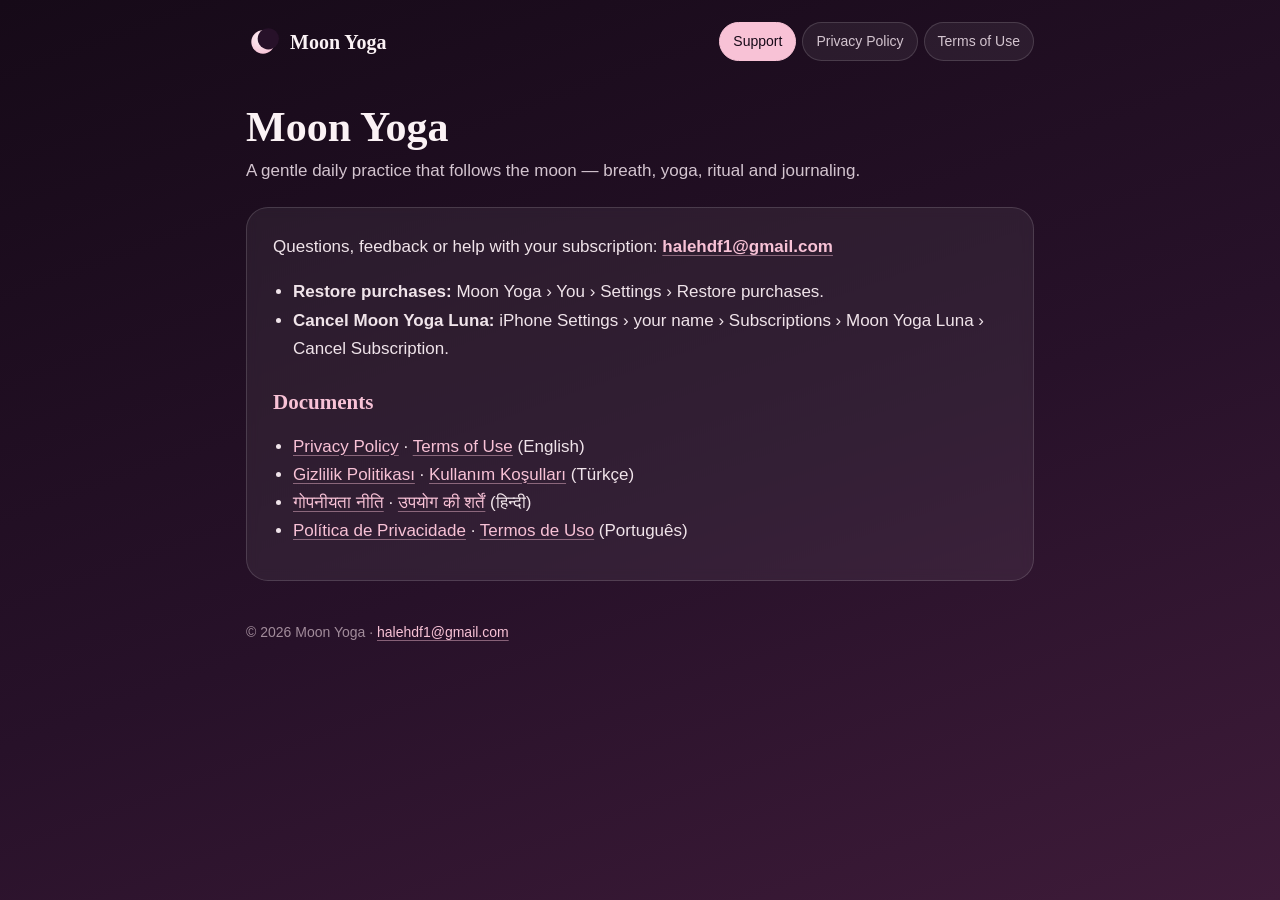
<file: index.html>
<!doctype html><html lang="en"><head><meta charset="utf-8"><meta name="viewport" content="width=device-width, initial-scale=1">
<title>Moon Yoga</title><meta http-equiv="refresh" content="0; url=moon-yoga/"><link rel="canonical" href="moon-yoga/"></head>
<body><p><a href="moon-yoga/">Moon Yoga</a></p></body></html>
</file>
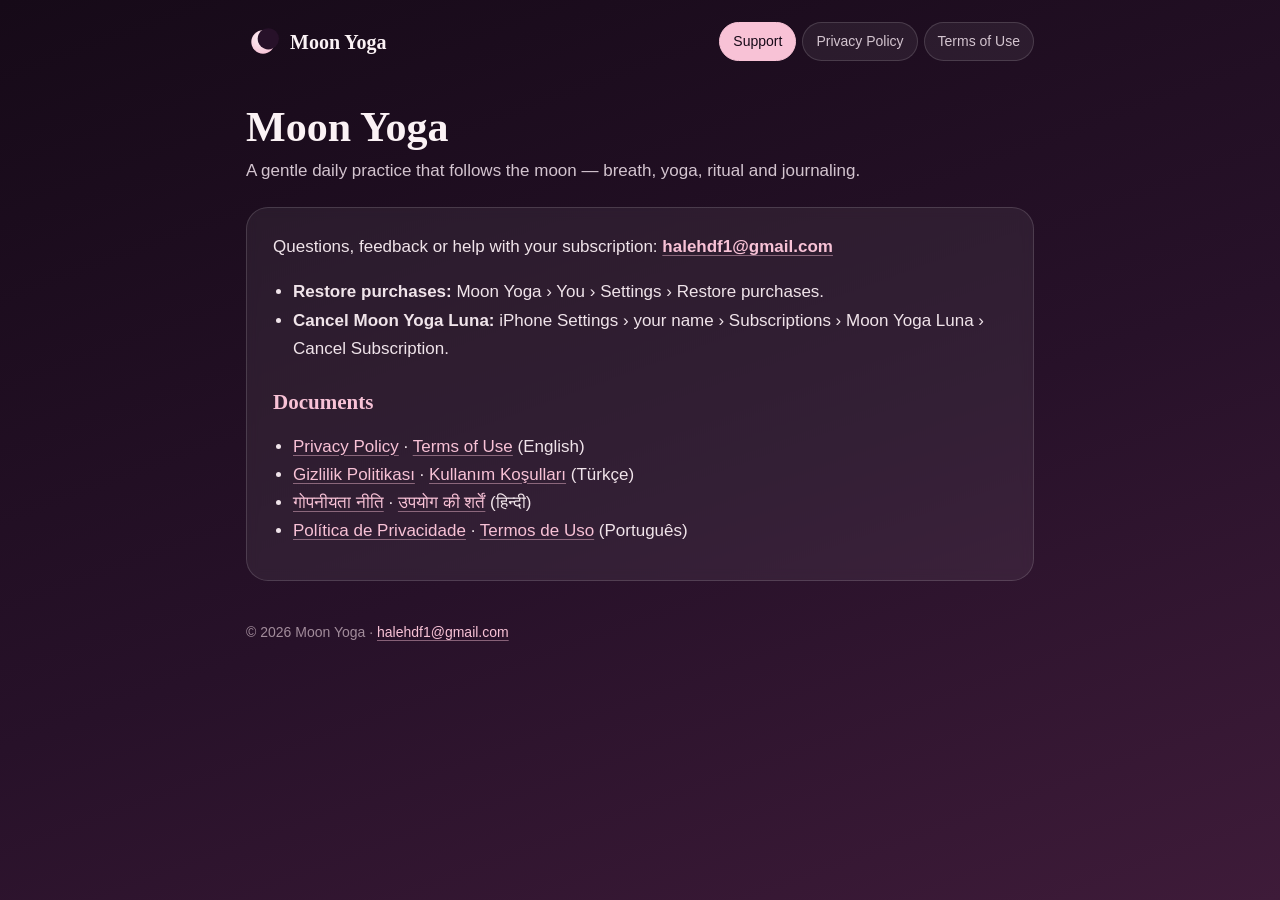
<file: moon-yoga/index.html>
<!doctype html>
<html lang="en">
<head>
<meta charset="utf-8">
<meta name="viewport" content="width=device-width, initial-scale=1">
<title>Moon Yoga — Support</title>
<meta name="description" content="A gentle daily practice that follows the moon — breath, yoga, ritual and journaling.">
<link rel="stylesheet" href="../assets/site.css">
</head>
<body>
<header class="top">
  <a class="brand" href="../moon-yoga/"><svg class="moon" viewBox="0 0 64 64" aria-hidden="true"><defs><radialGradient id="g" cx="40%" cy="35%" r="70%"><stop offset="0" stop-color="#FBF2F5"/><stop offset="1" stop-color="#F8C2D6"/></radialGradient></defs><circle cx="32" cy="32" r="22" fill="url(#g)"/><circle cx="42" cy="26" r="20" fill="#271129"/></svg><span>Moon Yoga</span></a>
  <nav><a href="../moon-yoga/" aria-current="page">Support</a><a href="../moon-yoga/privacy/">Privacy Policy</a><a href="../moon-yoga/terms/">Terms of Use</a></nav>
</header>
<main>
  
  <h1>Moon Yoga</h1>
  <p class="lead">A gentle daily practice that follows the moon — breath, yoga, ritual and journaling.</p>
  <article class="card">
<p>Questions, feedback or help with your subscription: <strong><a href="mailto:halehdf1@gmail.com">halehdf1@gmail.com</a></strong></p>
<ul><li><strong>Restore purchases:</strong> Moon Yoga › You › Settings › Restore purchases.</li><li><strong>Cancel Moon Yoga Luna:</strong> iPhone Settings › your name › Subscriptions › Moon Yoga Luna › Cancel Subscription.</li></ul>
<h2>Documents</h2>
<ul><li><a href="privacy/">Privacy Policy</a> · <a href="terms/">Terms of Use</a> (English)</li><li><a href="privacy/tr/">Gizlilik Politikası</a> · <a href="terms/tr/">Kullanım Koşulları</a> (Türkçe)</li><li><a href="privacy/hi/">गोपनीयता नीति</a> · <a href="terms/hi/">उपयोग की शर्तें</a> (हिन्दी)</li><li><a href="privacy/pt/">Política de Privacidade</a> · <a href="terms/pt/">Termos de Uso</a> (Português)</li></ul>
  </article>
</main>
<footer>&copy; 2026 Moon Yoga &middot; <a href="mailto:halehdf1@gmail.com">halehdf1@gmail.com</a></footer>
</body>
</html>
</file>
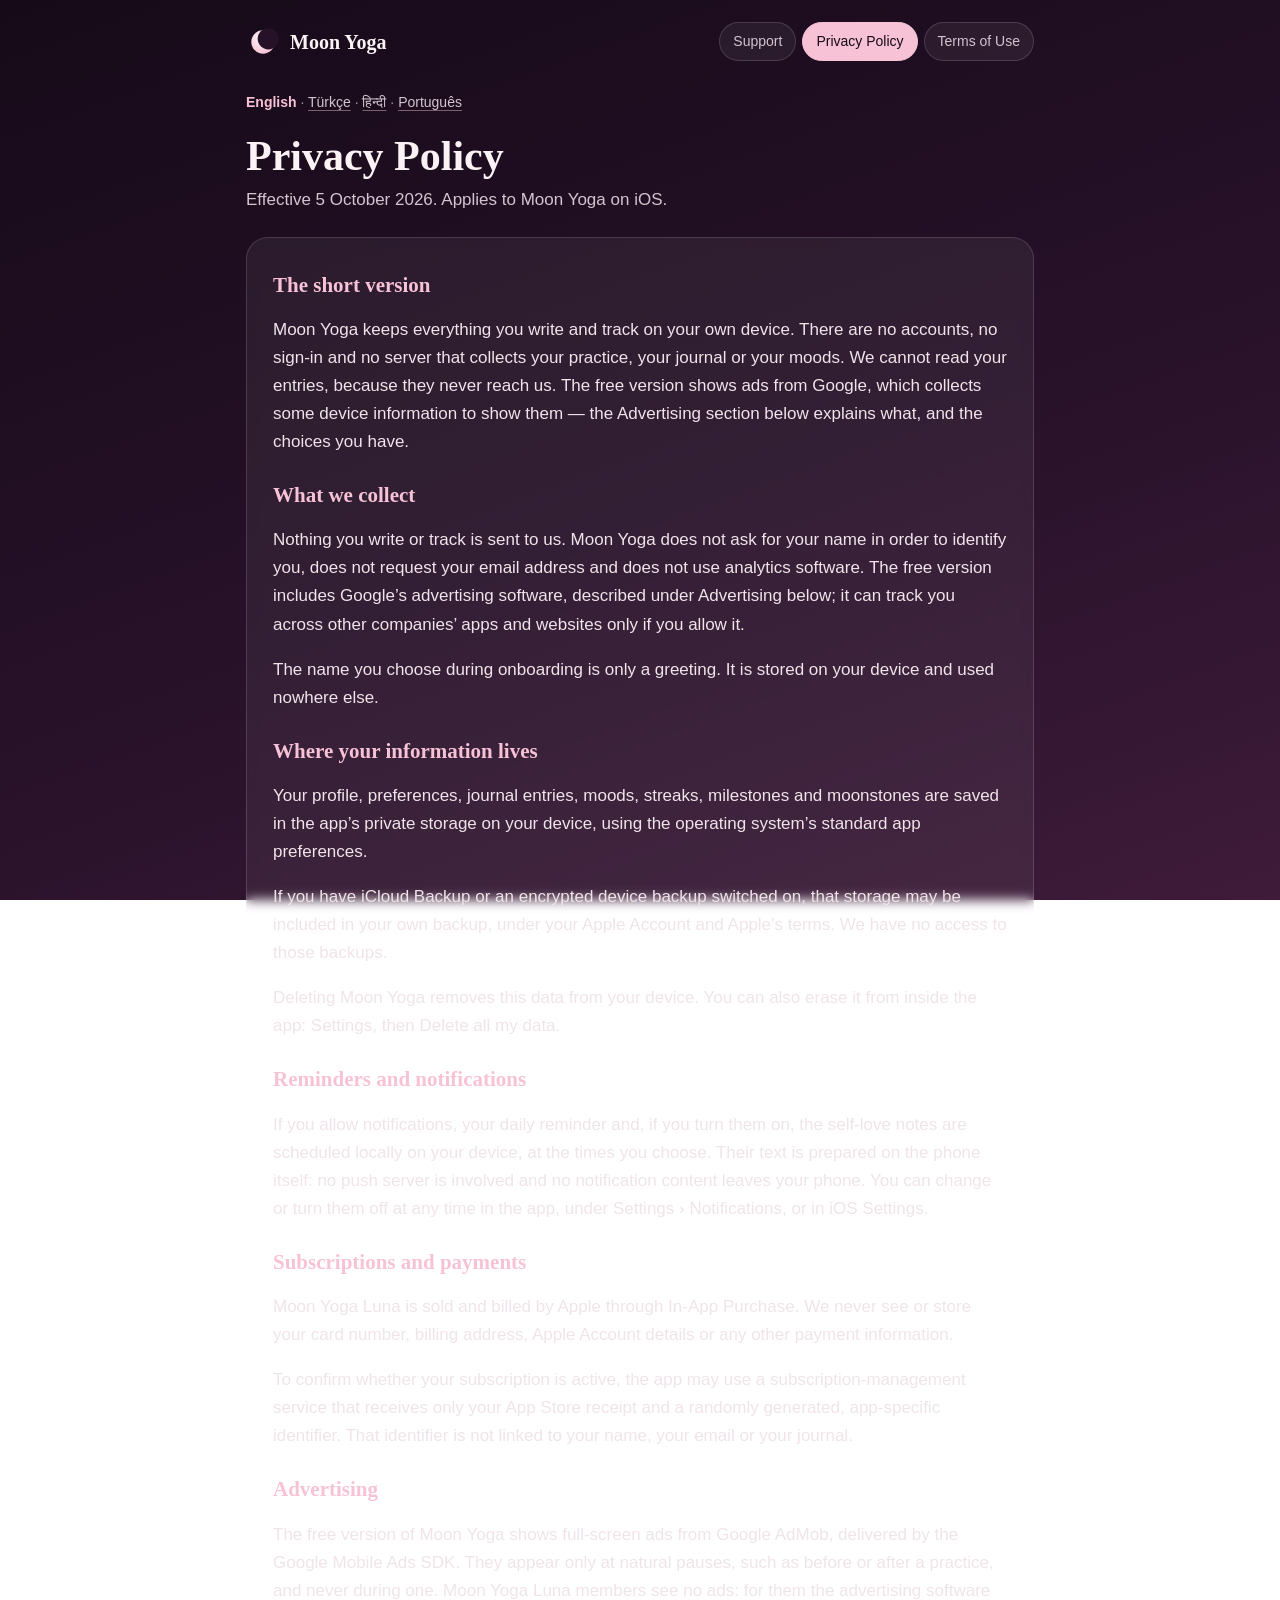
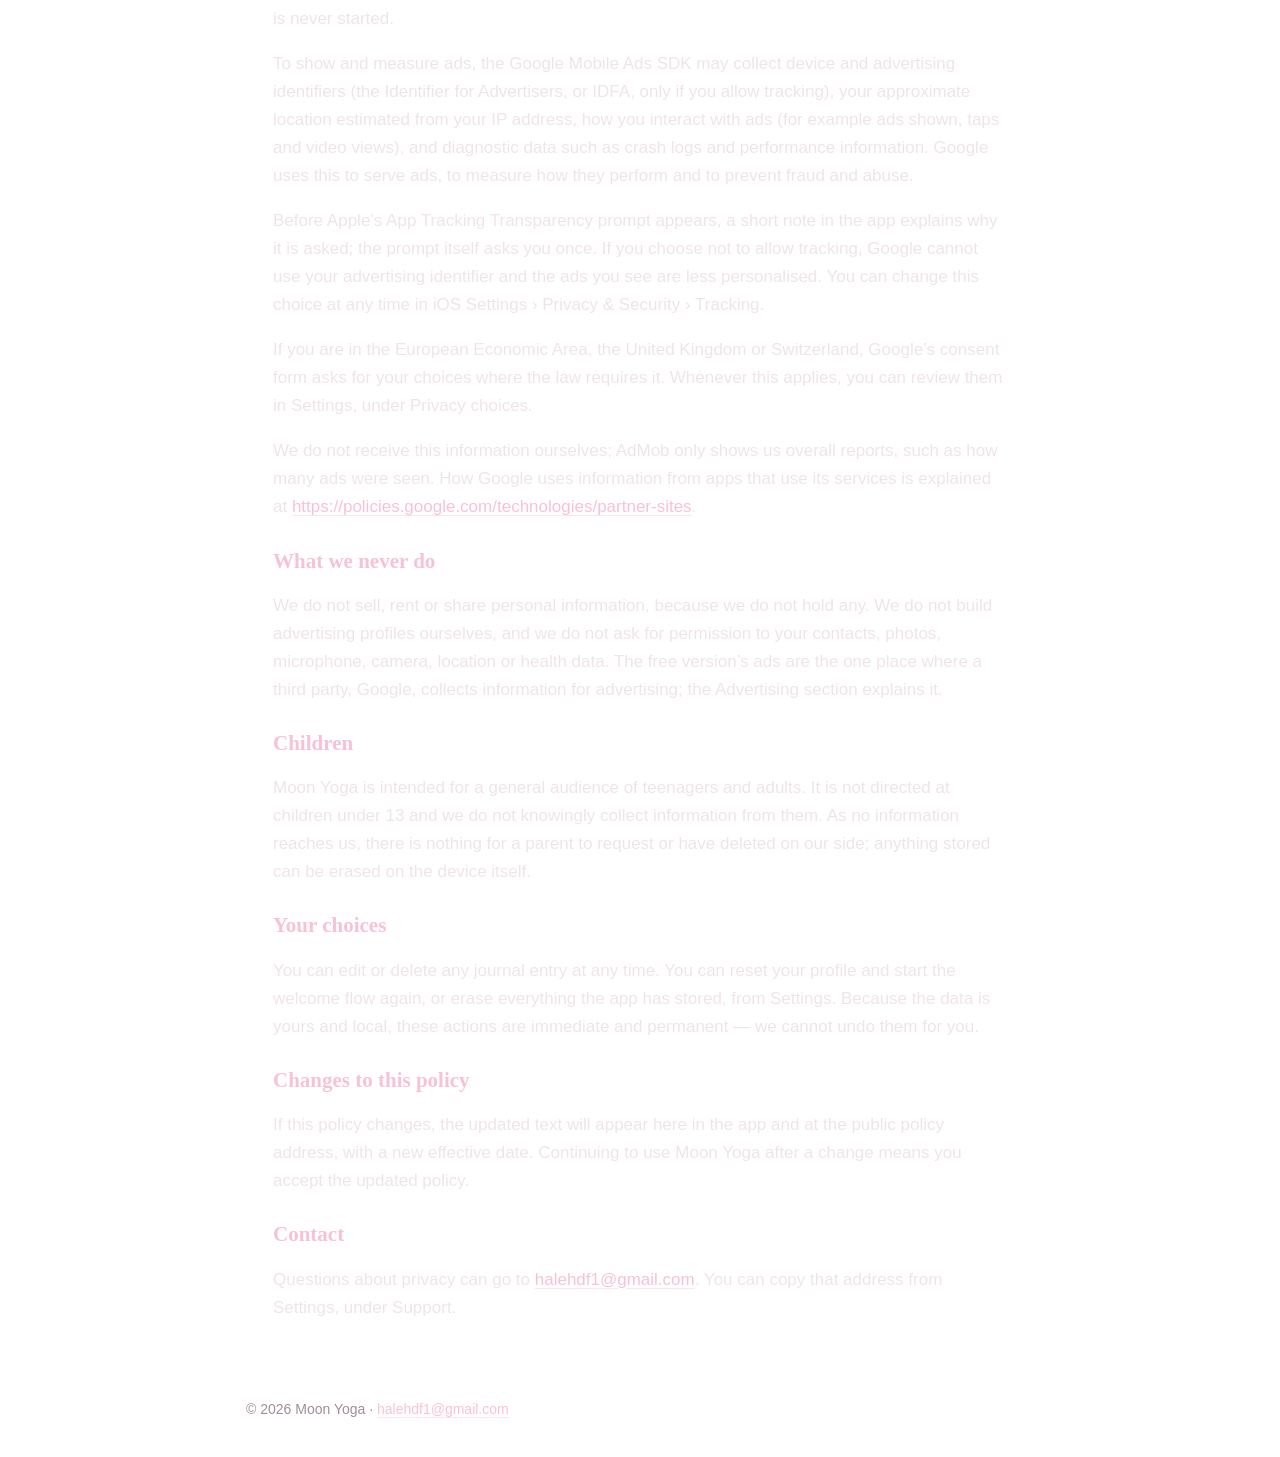
<file: moon-yoga/privacy/index.html>
<!doctype html>
<html lang="en">
<head>
<meta charset="utf-8">
<meta name="viewport" content="width=device-width, initial-scale=1">
<title>Privacy Policy — Moon Yoga</title>
<meta name="description" content="Effective 5 October 2026. Applies to Moon Yoga on iOS.">
<link rel="stylesheet" href="../../assets/site.css">
</head>
<body>
<header class="top">
  <a class="brand" href="../../moon-yoga/"><svg class="moon" viewBox="0 0 64 64" aria-hidden="true"><defs><radialGradient id="g" cx="40%" cy="35%" r="70%"><stop offset="0" stop-color="#FBF2F5"/><stop offset="1" stop-color="#F8C2D6"/></radialGradient></defs><circle cx="32" cy="32" r="22" fill="url(#g)"/><circle cx="42" cy="26" r="20" fill="#271129"/></svg><span>Moon Yoga</span></a>
  <nav><a href="../../moon-yoga/">Support</a><a href="../../moon-yoga/privacy/" aria-current="page">Privacy Policy</a><a href="../../moon-yoga/terms/">Terms of Use</a></nav>
</header>
<main>
  <p class="langs"><strong>English</strong> · <a href="../../moon-yoga/privacy/tr/" hreflang="tr">Türkçe</a> · <a href="../../moon-yoga/privacy/hi/" hreflang="hi">हिन्दी</a> · <a href="../../moon-yoga/privacy/pt/" hreflang="pt">Português</a></p>
  <h1>Privacy Policy</h1>
  <p class="lead">Effective 5 October 2026. Applies to Moon Yoga on iOS.</p>
  <article class="card">
<h2>The short version</h2>
<p>Moon Yoga keeps everything you write and track on your own device. There are no accounts, no sign-in and no server that collects your practice, your journal or your moods. We cannot read your entries, because they never reach us. The free version shows ads from Google, which collects some device information to show them — the Advertising section below explains what, and the choices you have.</p>
<h2>What we collect</h2>
<p>Nothing you write or track is sent to us. Moon Yoga does not ask for your name in order to identify you, does not request your email address and does not use analytics software. The free version includes Google’s advertising software, described under Advertising below; it can track you across other companies’ apps and websites only if you allow it.</p>
<p>The name you choose during onboarding is only a greeting. It is stored on your device and used nowhere else.</p>
<h2>Where your information lives</h2>
<p>Your profile, preferences, journal entries, moods, streaks, milestones and moonstones are saved in the app’s private storage on your device, using the operating system’s standard app preferences.</p>
<p>If you have iCloud Backup or an encrypted device backup switched on, that storage may be included in your own backup, under your Apple Account and Apple’s terms. We have no access to those backups.</p>
<p>Deleting Moon Yoga removes this data from your device. You can also erase it from inside the app: Settings, then Delete all my data.</p>
<h2>Reminders and notifications</h2>
<p>If you allow notifications, your daily reminder and, if you turn them on, the self-love notes are scheduled locally on your device, at the times you choose. Their text is prepared on the phone itself: no push server is involved and no notification content leaves your phone. You can change or turn them off at any time in the app, under Settings › Notifications, or in iOS Settings.</p>
<h2>Subscriptions and payments</h2>
<p>Moon Yoga Luna is sold and billed by Apple through In-App Purchase. We never see or store your card number, billing address, Apple Account details or any other payment information.</p>
<p>To confirm whether your subscription is active, the app may use a subscription-management service that receives only your App Store receipt and a randomly generated, app-specific identifier. That identifier is not linked to your name, your email or your journal.</p>
<h2>Advertising</h2>
<p>The free version of Moon Yoga shows full-screen ads from Google AdMob, delivered by the Google Mobile Ads SDK. They appear only at natural pauses, such as before or after a practice, and never during one. Moon Yoga Luna members see no ads: for them the advertising software is never started.</p>
<p>To show and measure ads, the Google Mobile Ads SDK may collect device and advertising identifiers (the Identifier for Advertisers, or IDFA, only if you allow tracking), your approximate location estimated from your IP address, how you interact with ads (for example ads shown, taps and video views), and diagnostic data such as crash logs and performance information. Google uses this to serve ads, to measure how they perform and to prevent fraud and abuse.</p>
<p>Before Apple’s App Tracking Transparency prompt appears, a short note in the app explains why it is asked; the prompt itself asks you once. If you choose not to allow tracking, Google cannot use your advertising identifier and the ads you see are less personalised. You can change this choice at any time in iOS Settings › Privacy &amp; Security › Tracking.</p>
<p>If you are in the European Economic Area, the United Kingdom or Switzerland, Google’s consent form asks for your choices where the law requires it. Whenever this applies, you can review them in Settings, under Privacy choices.</p>
<p>We do not receive this information ourselves; AdMob only shows us overall reports, such as how many ads were seen. How Google uses information from apps that use its services is explained at <a href="https://policies.google.com/technologies/partner-sites">https://policies.google.com/technologies/partner-sites</a>.</p>
<h2>What we never do</h2>
<p>We do not sell, rent or share personal information, because we do not hold any. We do not build advertising profiles ourselves, and we do not ask for permission to your contacts, photos, microphone, camera, location or health data. The free version’s ads are the one place where a third party, Google, collects information for advertising; the Advertising section explains it.</p>
<h2>Children</h2>
<p>Moon Yoga is intended for a general audience of teenagers and adults. It is not directed at children under 13 and we do not knowingly collect information from them. As no information reaches us, there is nothing for a parent to request or have deleted on our side; anything stored can be erased on the device itself.</p>
<h2>Your choices</h2>
<p>You can edit or delete any journal entry at any time. You can reset your profile and start the welcome flow again, or erase everything the app has stored, from Settings. Because the data is yours and local, these actions are immediate and permanent — we cannot undo them for you.</p>
<h2>Changes to this policy</h2>
<p>If this policy changes, the updated text will appear here in the app and at the public policy address, with a new effective date. Continuing to use Moon Yoga after a change means you accept the updated policy.</p>
<h2>Contact</h2>
<p>Questions about privacy can go to <a href="mailto:halehdf1@gmail.com">halehdf1@gmail.com</a>. You can copy that address from Settings, under Support.</p>
  </article>
</main>
<footer>&copy; 2026 Moon Yoga &middot; <a href="mailto:halehdf1@gmail.com">halehdf1@gmail.com</a></footer>
</body>
</html>
</file>
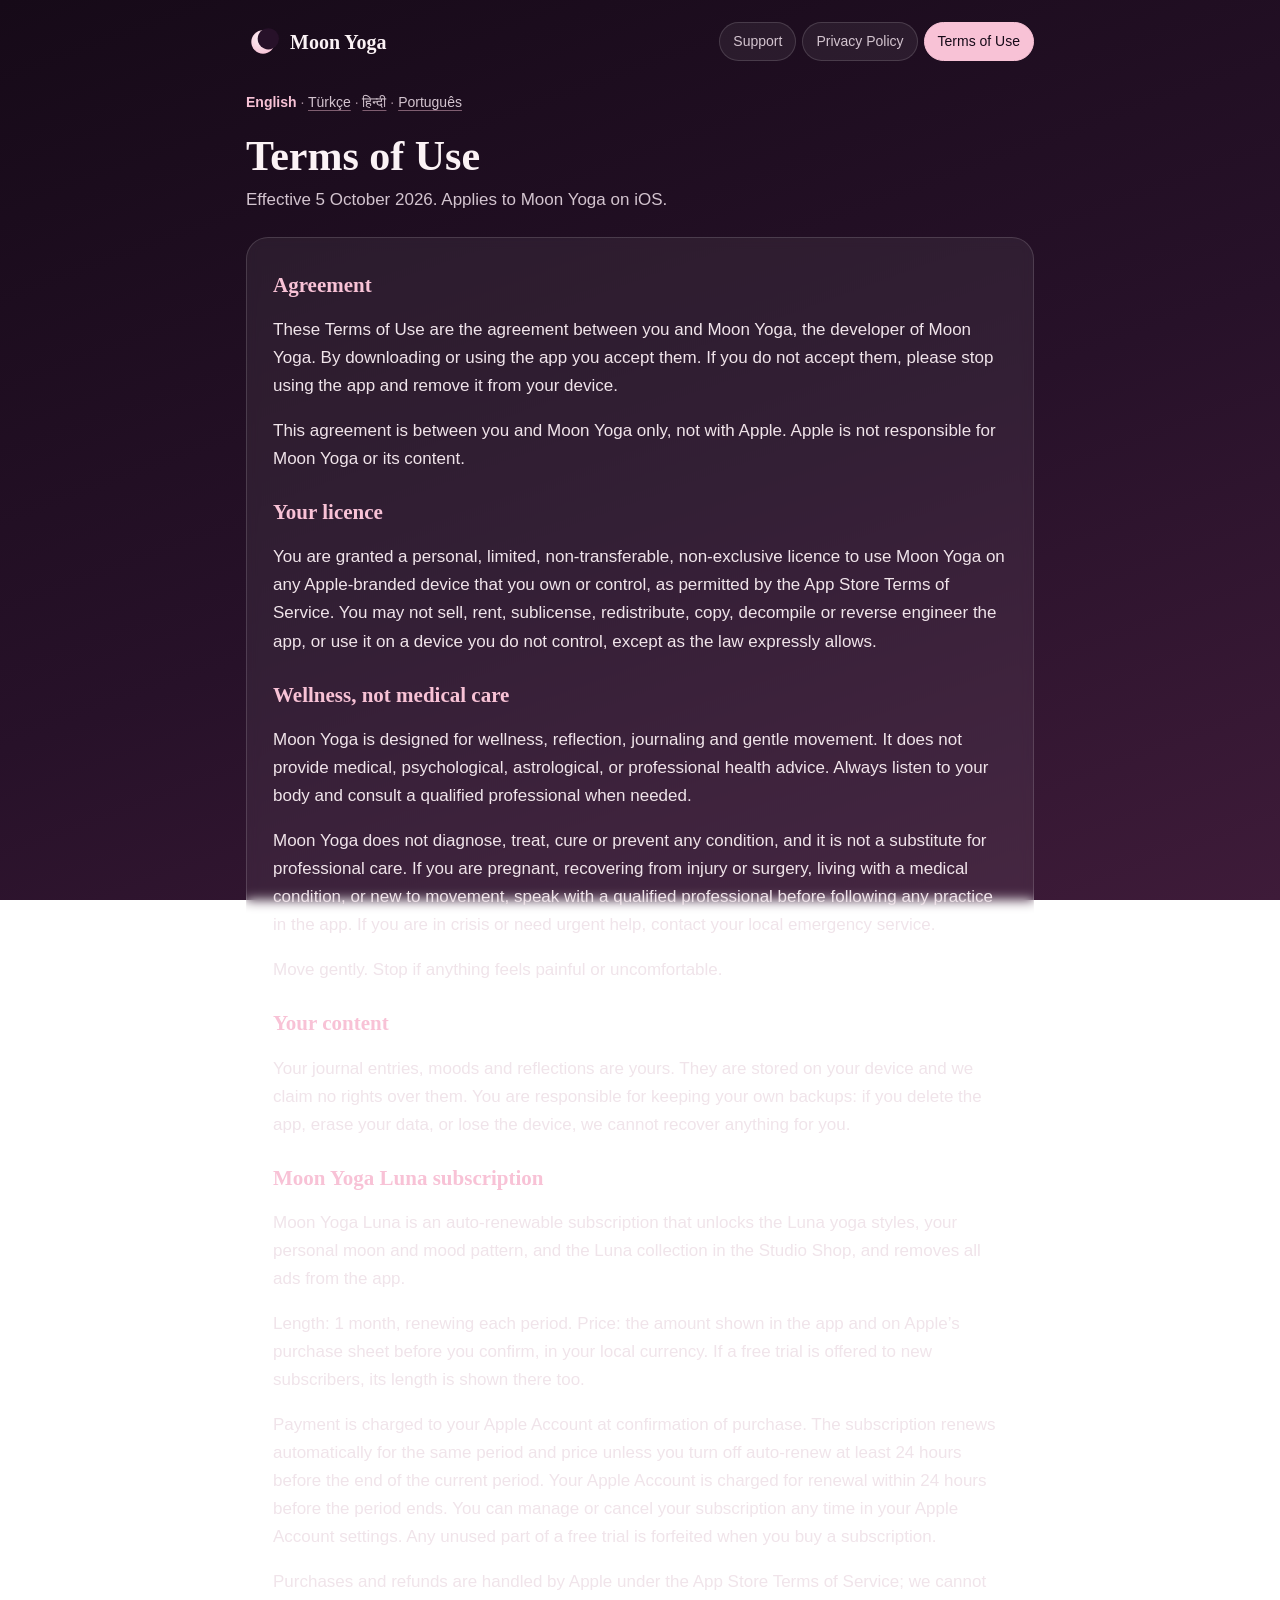
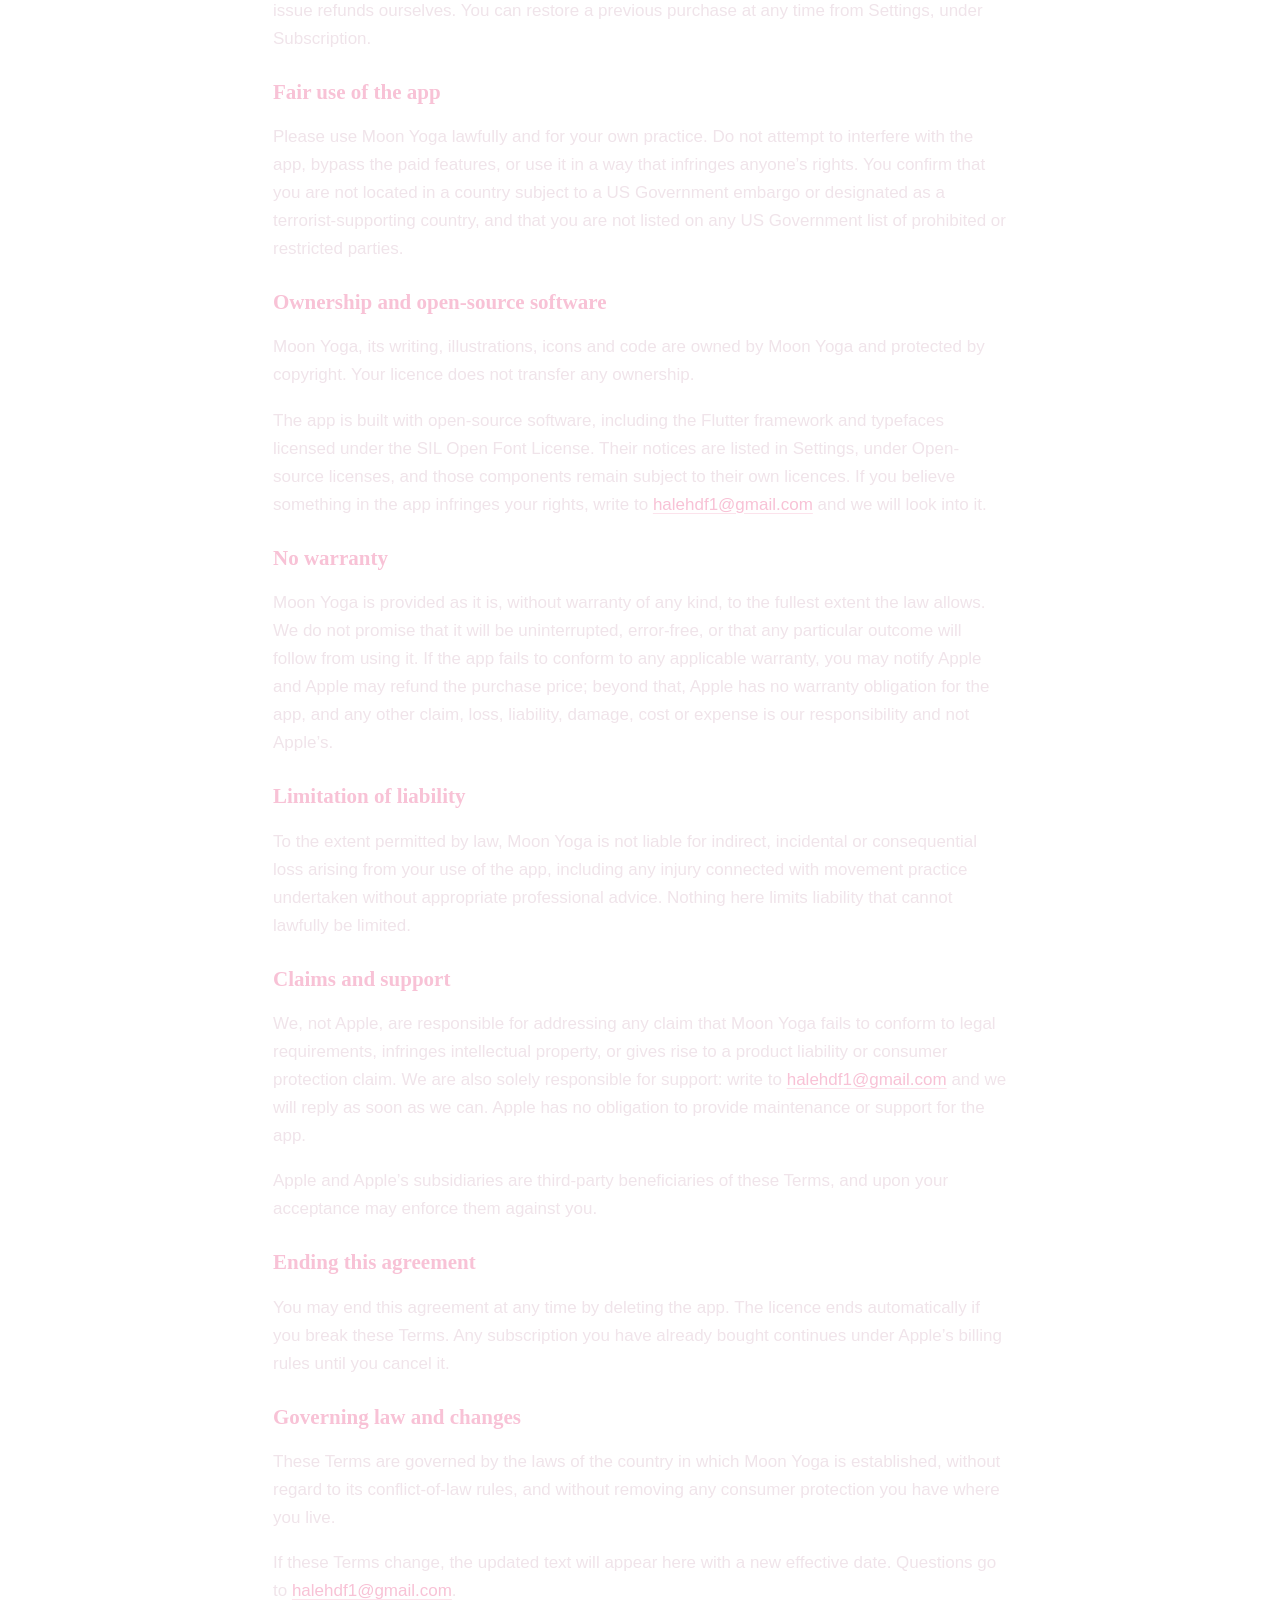
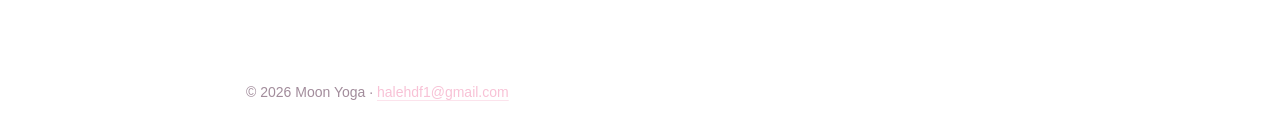
<file: moon-yoga/terms/index.html>
<!doctype html>
<html lang="en">
<head>
<meta charset="utf-8">
<meta name="viewport" content="width=device-width, initial-scale=1">
<title>Terms of Use — Moon Yoga</title>
<meta name="description" content="Effective 5 October 2026. Applies to Moon Yoga on iOS.">
<link rel="stylesheet" href="../../assets/site.css">
</head>
<body>
<header class="top">
  <a class="brand" href="../../moon-yoga/"><svg class="moon" viewBox="0 0 64 64" aria-hidden="true"><defs><radialGradient id="g" cx="40%" cy="35%" r="70%"><stop offset="0" stop-color="#FBF2F5"/><stop offset="1" stop-color="#F8C2D6"/></radialGradient></defs><circle cx="32" cy="32" r="22" fill="url(#g)"/><circle cx="42" cy="26" r="20" fill="#271129"/></svg><span>Moon Yoga</span></a>
  <nav><a href="../../moon-yoga/">Support</a><a href="../../moon-yoga/privacy/">Privacy Policy</a><a href="../../moon-yoga/terms/" aria-current="page">Terms of Use</a></nav>
</header>
<main>
  <p class="langs"><strong>English</strong> · <a href="../../moon-yoga/terms/tr/" hreflang="tr">Türkçe</a> · <a href="../../moon-yoga/terms/hi/" hreflang="hi">हिन्दी</a> · <a href="../../moon-yoga/terms/pt/" hreflang="pt">Português</a></p>
  <h1>Terms of Use</h1>
  <p class="lead">Effective 5 October 2026. Applies to Moon Yoga on iOS.</p>
  <article class="card">
<h2>Agreement</h2>
<p>These Terms of Use are the agreement between you and Moon Yoga, the developer of Moon Yoga. By downloading or using the app you accept them. If you do not accept them, please stop using the app and remove it from your device.</p>
<p>This agreement is between you and Moon Yoga only, not with Apple. Apple is not responsible for Moon Yoga or its content.</p>
<h2>Your licence</h2>
<p>You are granted a personal, limited, non-transferable, non-exclusive licence to use Moon Yoga on any Apple-branded device that you own or control, as permitted by the App Store Terms of Service. You may not sell, rent, sublicense, redistribute, copy, decompile or reverse engineer the app, or use it on a device you do not control, except as the law expressly allows.</p>
<h2>Wellness, not medical care</h2>
<p>Moon Yoga is designed for wellness, reflection, journaling and gentle movement. It does not provide medical, psychological, astrological, or professional health advice. Always listen to your body and consult a qualified professional when needed.</p>
<p>Moon Yoga does not diagnose, treat, cure or prevent any condition, and it is not a substitute for professional care. If you are pregnant, recovering from injury or surgery, living with a medical condition, or new to movement, speak with a qualified professional before following any practice in the app. If you are in crisis or need urgent help, contact your local emergency service.</p>
<p>Move gently. Stop if anything feels painful or uncomfortable.</p>
<h2>Your content</h2>
<p>Your journal entries, moods and reflections are yours. They are stored on your device and we claim no rights over them. You are responsible for keeping your own backups: if you delete the app, erase your data, or lose the device, we cannot recover anything for you.</p>
<h2>Moon Yoga Luna subscription</h2>
<p>Moon Yoga Luna is an auto-renewable subscription that unlocks the Luna yoga styles, your personal moon and mood pattern, and the Luna collection in the Studio Shop, and removes all ads from the app.</p>
<p>Length: 1 month, renewing each period. Price: the amount shown in the app and on Apple’s purchase sheet before you confirm, in your local currency. If a free trial is offered to new subscribers, its length is shown there too.</p>
<p>Payment is charged to your Apple Account at confirmation of purchase. The subscription renews automatically for the same period and price unless you turn off auto-renew at least 24 hours before the end of the current period. Your Apple Account is charged for renewal within 24 hours before the period ends. You can manage or cancel your subscription any time in your Apple Account settings. Any unused part of a free trial is forfeited when you buy a subscription.</p>
<p>Purchases and refunds are handled by Apple under the App Store Terms of Service; we cannot issue refunds ourselves. You can restore a previous purchase at any time from Settings, under Subscription.</p>
<h2>Fair use of the app</h2>
<p>Please use Moon Yoga lawfully and for your own practice. Do not attempt to interfere with the app, bypass the paid features, or use it in a way that infringes anyone’s rights. You confirm that you are not located in a country subject to a US Government embargo or designated as a terrorist-supporting country, and that you are not listed on any US Government list of prohibited or restricted parties.</p>
<h2>Ownership and open-source software</h2>
<p>Moon Yoga, its writing, illustrations, icons and code are owned by Moon Yoga and protected by copyright. Your licence does not transfer any ownership.</p>
<p>The app is built with open-source software, including the Flutter framework and typefaces licensed under the SIL Open Font License. Their notices are listed in Settings, under Open-source licenses, and those components remain subject to their own licences. If you believe something in the app infringes your rights, write to <a href="mailto:halehdf1@gmail.com">halehdf1@gmail.com</a> and we will look into it.</p>
<h2>No warranty</h2>
<p>Moon Yoga is provided as it is, without warranty of any kind, to the fullest extent the law allows. We do not promise that it will be uninterrupted, error-free, or that any particular outcome will follow from using it. If the app fails to conform to any applicable warranty, you may notify Apple and Apple may refund the purchase price; beyond that, Apple has no warranty obligation for the app, and any other claim, loss, liability, damage, cost or expense is our responsibility and not Apple’s.</p>
<h2>Limitation of liability</h2>
<p>To the extent permitted by law, Moon Yoga is not liable for indirect, incidental or consequential loss arising from your use of the app, including any injury connected with movement practice undertaken without appropriate professional advice. Nothing here limits liability that cannot lawfully be limited.</p>
<h2>Claims and support</h2>
<p>We, not Apple, are responsible for addressing any claim that Moon Yoga fails to conform to legal requirements, infringes intellectual property, or gives rise to a product liability or consumer protection claim. We are also solely responsible for support: write to <a href="mailto:halehdf1@gmail.com">halehdf1@gmail.com</a> and we will reply as soon as we can. Apple has no obligation to provide maintenance or support for the app.</p>
<p>Apple and Apple’s subsidiaries are third-party beneficiaries of these Terms, and upon your acceptance may enforce them against you.</p>
<h2>Ending this agreement</h2>
<p>You may end this agreement at any time by deleting the app. The licence ends automatically if you break these Terms. Any subscription you have already bought continues under Apple’s billing rules until you cancel it.</p>
<h2>Governing law and changes</h2>
<p>These Terms are governed by the laws of the country in which Moon Yoga is established, without regard to its conflict-of-law rules, and without removing any consumer protection you have where you live.</p>
<p>If these Terms change, the updated text will appear here with a new effective date. Questions go to <a href="mailto:halehdf1@gmail.com">halehdf1@gmail.com</a>.</p>
  </article>
</main>
<footer>&copy; 2026 Moon Yoga &middot; <a href="mailto:halehdf1@gmail.com">halehdf1@gmail.com</a></footer>
</body>
</html>
</file>
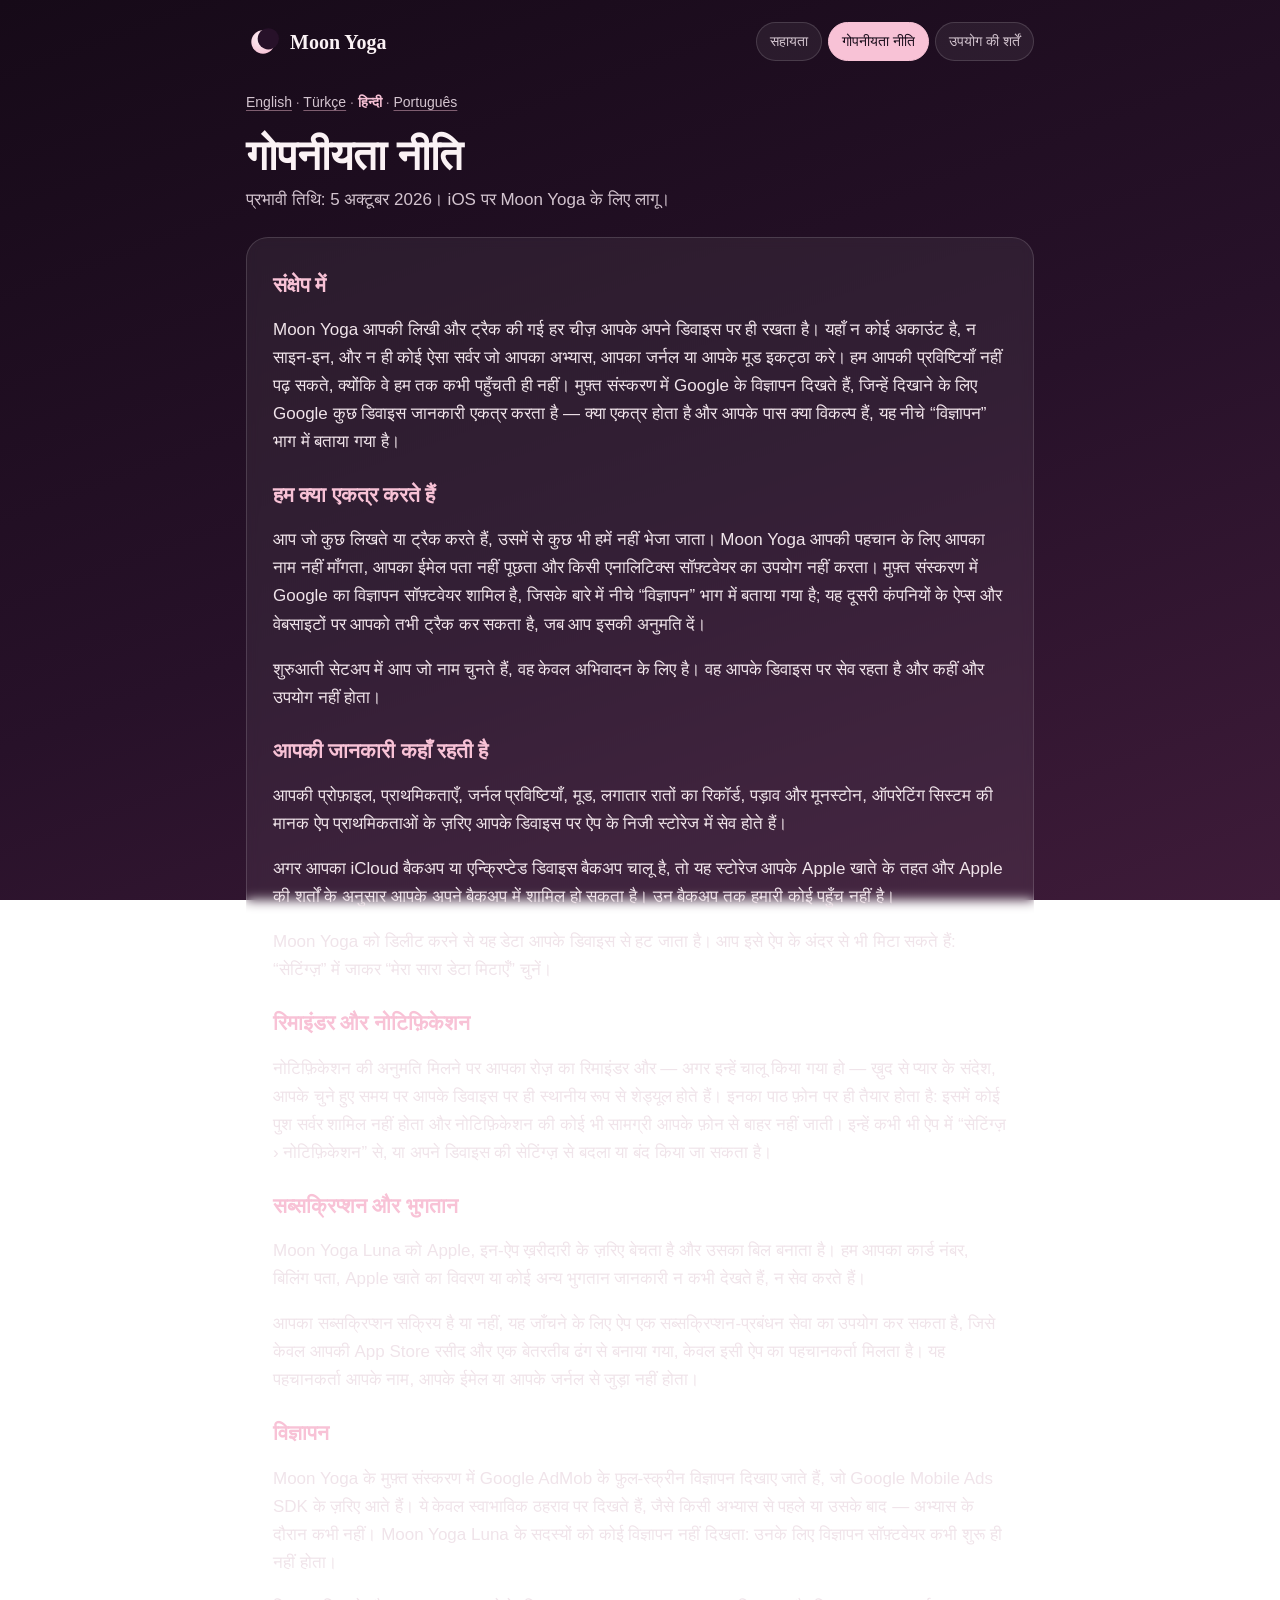
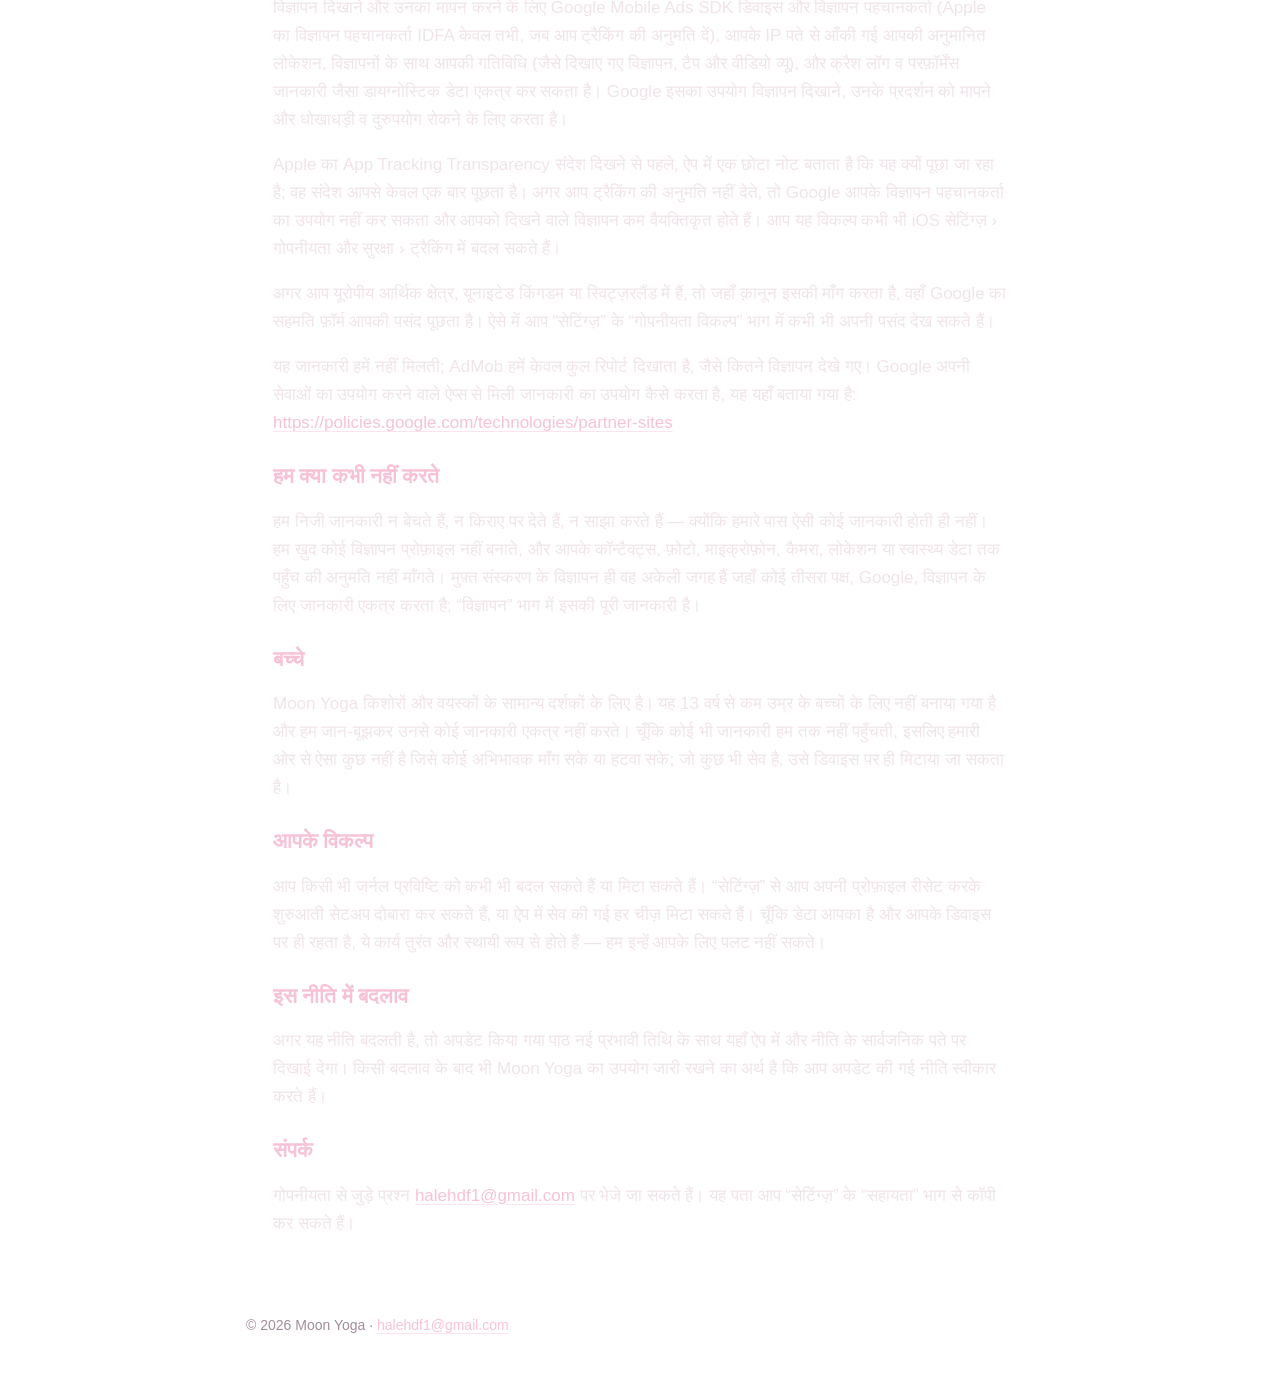
<file: moon-yoga/privacy/hi/index.html>
<!doctype html>
<html lang="hi">
<head>
<meta charset="utf-8">
<meta name="viewport" content="width=device-width, initial-scale=1">
<title>गोपनीयता नीति — Moon Yoga</title>
<meta name="description" content="प्रभावी तिथि: 5 अक्टूबर 2026। iOS पर Moon Yoga के लिए लागू।">
<link rel="stylesheet" href="../../../assets/site.css">
</head>
<body>
<header class="top">
  <a class="brand" href="../../../moon-yoga/"><svg class="moon" viewBox="0 0 64 64" aria-hidden="true"><defs><radialGradient id="g" cx="40%" cy="35%" r="70%"><stop offset="0" stop-color="#FBF2F5"/><stop offset="1" stop-color="#F8C2D6"/></radialGradient></defs><circle cx="32" cy="32" r="22" fill="url(#g)"/><circle cx="42" cy="26" r="20" fill="#271129"/></svg><span>Moon Yoga</span></a>
  <nav><a href="../../../moon-yoga/">सहायता</a><a href="../../../moon-yoga/privacy/hi/" aria-current="page">गोपनीयता नीति</a><a href="../../../moon-yoga/terms/hi/">उपयोग की शर्तें</a></nav>
</header>
<main>
  <p class="langs"><a href="../../../moon-yoga/privacy/" hreflang="en">English</a> · <a href="../../../moon-yoga/privacy/tr/" hreflang="tr">Türkçe</a> · <strong>हिन्दी</strong> · <a href="../../../moon-yoga/privacy/pt/" hreflang="pt">Português</a></p>
  <h1>गोपनीयता नीति</h1>
  <p class="lead">प्रभावी तिथि: 5 अक्टूबर 2026। iOS पर Moon Yoga के लिए लागू।</p>
  <article class="card">
<h2>संक्षेप में</h2>
<p>Moon Yoga आपकी लिखी और ट्रैक की गई हर चीज़ आपके अपने डिवाइस पर ही रखता है। यहाँ न कोई अकाउंट है, न साइन-इन, और न ही कोई ऐसा सर्वर जो आपका अभ्यास, आपका जर्नल या आपके मूड इकट्ठा करे। हम आपकी प्रविष्टियाँ नहीं पढ़ सकते, क्योंकि वे हम तक कभी पहुँचती ही नहीं। मुफ़्त संस्करण में Google के विज्ञापन दिखते हैं, जिन्हें दिखाने के लिए Google कुछ डिवाइस जानकारी एकत्र करता है — क्या एकत्र होता है और आपके पास क्या विकल्प हैं, यह नीचे “विज्ञापन” भाग में बताया गया है।</p>
<h2>हम क्या एकत्र करते हैं</h2>
<p>आप जो कुछ लिखते या ट्रैक करते हैं, उसमें से कुछ भी हमें नहीं भेजा जाता। Moon Yoga आपकी पहचान के लिए आपका नाम नहीं माँगता, आपका ईमेल पता नहीं पूछता और किसी एनालिटिक्स सॉफ़्टवेयर का उपयोग नहीं करता। मुफ़्त संस्करण में Google का विज्ञापन सॉफ़्टवेयर शामिल है, जिसके बारे में नीचे “विज्ञापन” भाग में बताया गया है; यह दूसरी कंपनियों के ऐप्स और वेबसाइटों पर आपको तभी ट्रैक कर सकता है, जब आप इसकी अनुमति दें।</p>
<p>शुरुआती सेटअप में आप जो नाम चुनते हैं, वह केवल अभिवादन के लिए है। वह आपके डिवाइस पर सेव रहता है और कहीं और उपयोग नहीं होता।</p>
<h2>आपकी जानकारी कहाँ रहती है</h2>
<p>आपकी प्रोफ़ाइल, प्राथमिकताएँ, जर्नल प्रविष्टियाँ, मूड, लगातार रातों का रिकॉर्ड, पड़ाव और मूनस्टोन, ऑपरेटिंग सिस्टम की मानक ऐप प्राथमिकताओं के ज़रिए आपके डिवाइस पर ऐप के निजी स्टोरेज में सेव होते हैं।</p>
<p>अगर आपका iCloud बैकअप या एन्क्रिप्टेड डिवाइस बैकअप चालू है, तो यह स्टोरेज आपके Apple खाते के तहत और Apple की शर्तों के अनुसार आपके अपने बैकअप में शामिल हो सकता है। उन बैकअप तक हमारी कोई पहुँच नहीं है।</p>
<p>Moon Yoga को डिलीट करने से यह डेटा आपके डिवाइस से हट जाता है। आप इसे ऐप के अंदर से भी मिटा सकते हैं: “सेटिंग्ज़” में जाकर “मेरा सारा डेटा मिटाएँ” चुनें।</p>
<h2>रिमाइंडर और नोटिफ़िकेशन</h2>
<p>नोटिफ़िकेशन की अनुमति मिलने पर आपका रोज़ का रिमाइंडर और — अगर इन्हें चालू किया गया हो — ख़ुद से प्यार के संदेश, आपके चुने हुए समय पर आपके डिवाइस पर ही स्थानीय रूप से शेड्यूल होते हैं। इनका पाठ फ़ोन पर ही तैयार होता है: इसमें कोई पुश सर्वर शामिल नहीं होता और नोटिफ़िकेशन की कोई भी सामग्री आपके फ़ोन से बाहर नहीं जाती। इन्हें कभी भी ऐप में “सेटिंग्ज़ › नोटिफ़िकेशन” से, या अपने डिवाइस की सेटिंग्ज़ से बदला या बंद किया जा सकता है।</p>
<h2>सब्सक्रिप्शन और भुगतान</h2>
<p>Moon Yoga Luna को Apple, इन-ऐप ख़रीदारी के ज़रिए बेचता है और उसका बिल बनाता है। हम आपका कार्ड नंबर, बिलिंग पता, Apple खाते का विवरण या कोई अन्य भुगतान जानकारी न कभी देखते हैं, न सेव करते हैं।</p>
<p>आपका सब्सक्रिप्शन सक्रिय है या नहीं, यह जाँचने के लिए ऐप एक सब्सक्रिप्शन-प्रबंधन सेवा का उपयोग कर सकता है, जिसे केवल आपकी App Store रसीद और एक बेतरतीब ढंग से बनाया गया, केवल इसी ऐप का पहचानकर्ता मिलता है। यह पहचानकर्ता आपके नाम, आपके ईमेल या आपके जर्नल से जुड़ा नहीं होता।</p>
<h2>विज्ञापन</h2>
<p>Moon Yoga के मुफ़्त संस्करण में Google AdMob के फ़ुल-स्क्रीन विज्ञापन दिखाए जाते हैं, जो Google Mobile Ads SDK के ज़रिए आते हैं। ये केवल स्वाभाविक ठहराव पर दिखते हैं, जैसे किसी अभ्यास से पहले या उसके बाद — अभ्यास के दौरान कभी नहीं। Moon Yoga Luna के सदस्यों को कोई विज्ञापन नहीं दिखता: उनके लिए विज्ञापन सॉफ़्टवेयर कभी शुरू ही नहीं होता।</p>
<p>विज्ञापन दिखाने और उनका मापन करने के लिए Google Mobile Ads SDK डिवाइस और विज्ञापन पहचानकर्ता (Apple का विज्ञापन पहचानकर्ता IDFA केवल तभी, जब आप ट्रैकिंग की अनुमति दें), आपके IP पते से आँकी गई आपकी अनुमानित लोकेशन, विज्ञापनों के साथ आपकी गतिविधि (जैसे दिखाए गए विज्ञापन, टैप और वीडियो व्यू), और क्रैश लॉग व परफ़ॉर्मेंस जानकारी जैसा डायग्नोस्टिक डेटा एकत्र कर सकता है। Google इसका उपयोग विज्ञापन दिखाने, उनके प्रदर्शन को मापने और धोखाधड़ी व दुरुपयोग रोकने के लिए करता है।</p>
<p>Apple का App Tracking Transparency संदेश दिखने से पहले, ऐप में एक छोटा नोट बताता है कि यह क्यों पूछा जा रहा है; वह संदेश आपसे केवल एक बार पूछता है। अगर आप ट्रैकिंग की अनुमति नहीं देते, तो Google आपके विज्ञापन पहचानकर्ता का उपयोग नहीं कर सकता और आपको दिखने वाले विज्ञापन कम वैयक्तिकृत होते हैं। आप यह विकल्प कभी भी iOS सेटिंग्ज़ › गोपनीयता और सुरक्षा › ट्रैकिंग में बदल सकते हैं।</p>
<p>अगर आप यूरोपीय आर्थिक क्षेत्र, यूनाइटेड किंगडम या स्विट्ज़रलैंड में हैं, तो जहाँ क़ानून इसकी माँग करता है, वहाँ Google का सहमति फ़ॉर्म आपकी पसंद पूछता है। ऐसे में आप “सेटिंग्ज़” के “गोपनीयता विकल्प” भाग में कभी भी अपनी पसंद देख सकते हैं।</p>
<p>यह जानकारी हमें नहीं मिलती; AdMob हमें केवल कुल रिपोर्ट दिखाता है, जैसे कितने विज्ञापन देखे गए। Google अपनी सेवाओं का उपयोग करने वाले ऐप्स से मिली जानकारी का उपयोग कैसे करता है, यह यहाँ बताया गया है: <a href="https://policies.google.com/technologies/partner-sites">https://policies.google.com/technologies/partner-sites</a></p>
<h2>हम क्या कभी नहीं करते</h2>
<p>हम निजी जानकारी न बेचते हैं, न किराए पर देते हैं, न साझा करते हैं — क्योंकि हमारे पास ऐसी कोई जानकारी होती ही नहीं। हम ख़ुद कोई विज्ञापन प्रोफ़ाइल नहीं बनाते, और आपके कॉन्टैक्ट्स, फ़ोटो, माइक्रोफ़ोन, कैमरा, लोकेशन या स्वास्थ्य डेटा तक पहुँच की अनुमति नहीं माँगते। मुफ़्त संस्करण के विज्ञापन ही वह अकेली जगह हैं जहाँ कोई तीसरा पक्ष, Google, विज्ञापन के लिए जानकारी एकत्र करता है; “विज्ञापन” भाग में इसकी पूरी जानकारी है।</p>
<h2>बच्चे</h2>
<p>Moon Yoga किशोरों और वयस्कों के सामान्य दर्शकों के लिए है। यह 13 वर्ष से कम उम्र के बच्चों के लिए नहीं बनाया गया है और हम जान-बूझकर उनसे कोई जानकारी एकत्र नहीं करते। चूँकि कोई भी जानकारी हम तक नहीं पहुँचती, इसलिए हमारी ओर से ऐसा कुछ नहीं है जिसे कोई अभिभावक माँग सके या हटवा सके; जो कुछ भी सेव है, उसे डिवाइस पर ही मिटाया जा सकता है।</p>
<h2>आपके विकल्प</h2>
<p>आप किसी भी जर्नल प्रविष्टि को कभी भी बदल सकते हैं या मिटा सकते हैं। “सेटिंग्ज़” से आप अपनी प्रोफ़ाइल रीसेट करके शुरुआती सेटअप दोबारा कर सकते हैं, या ऐप में सेव की गई हर चीज़ मिटा सकते हैं। चूँकि डेटा आपका है और आपके डिवाइस पर ही रहता है, ये कार्य तुरंत और स्थायी रूप से होते हैं — हम इन्हें आपके लिए पलट नहीं सकते।</p>
<h2>इस नीति में बदलाव</h2>
<p>अगर यह नीति बदलती है, तो अपडेट किया गया पाठ नई प्रभावी तिथि के साथ यहाँ ऐप में और नीति के सार्वजनिक पते पर दिखाई देगा। किसी बदलाव के बाद भी Moon Yoga का उपयोग जारी रखने का अर्थ है कि आप अपडेट की गई नीति स्वीकार करते हैं।</p>
<h2>संपर्क</h2>
<p>गोपनीयता से जुड़े प्रश्न <a href="mailto:halehdf1@gmail.com">halehdf1@gmail.com</a> पर भेजे जा सकते हैं। यह पता आप “सेटिंग्ज़” के “सहायता” भाग से कॉपी कर सकते हैं।</p>
  </article>
</main>
<footer>&copy; 2026 Moon Yoga &middot; <a href="mailto:halehdf1@gmail.com">halehdf1@gmail.com</a></footer>
</body>
</html>
</file>
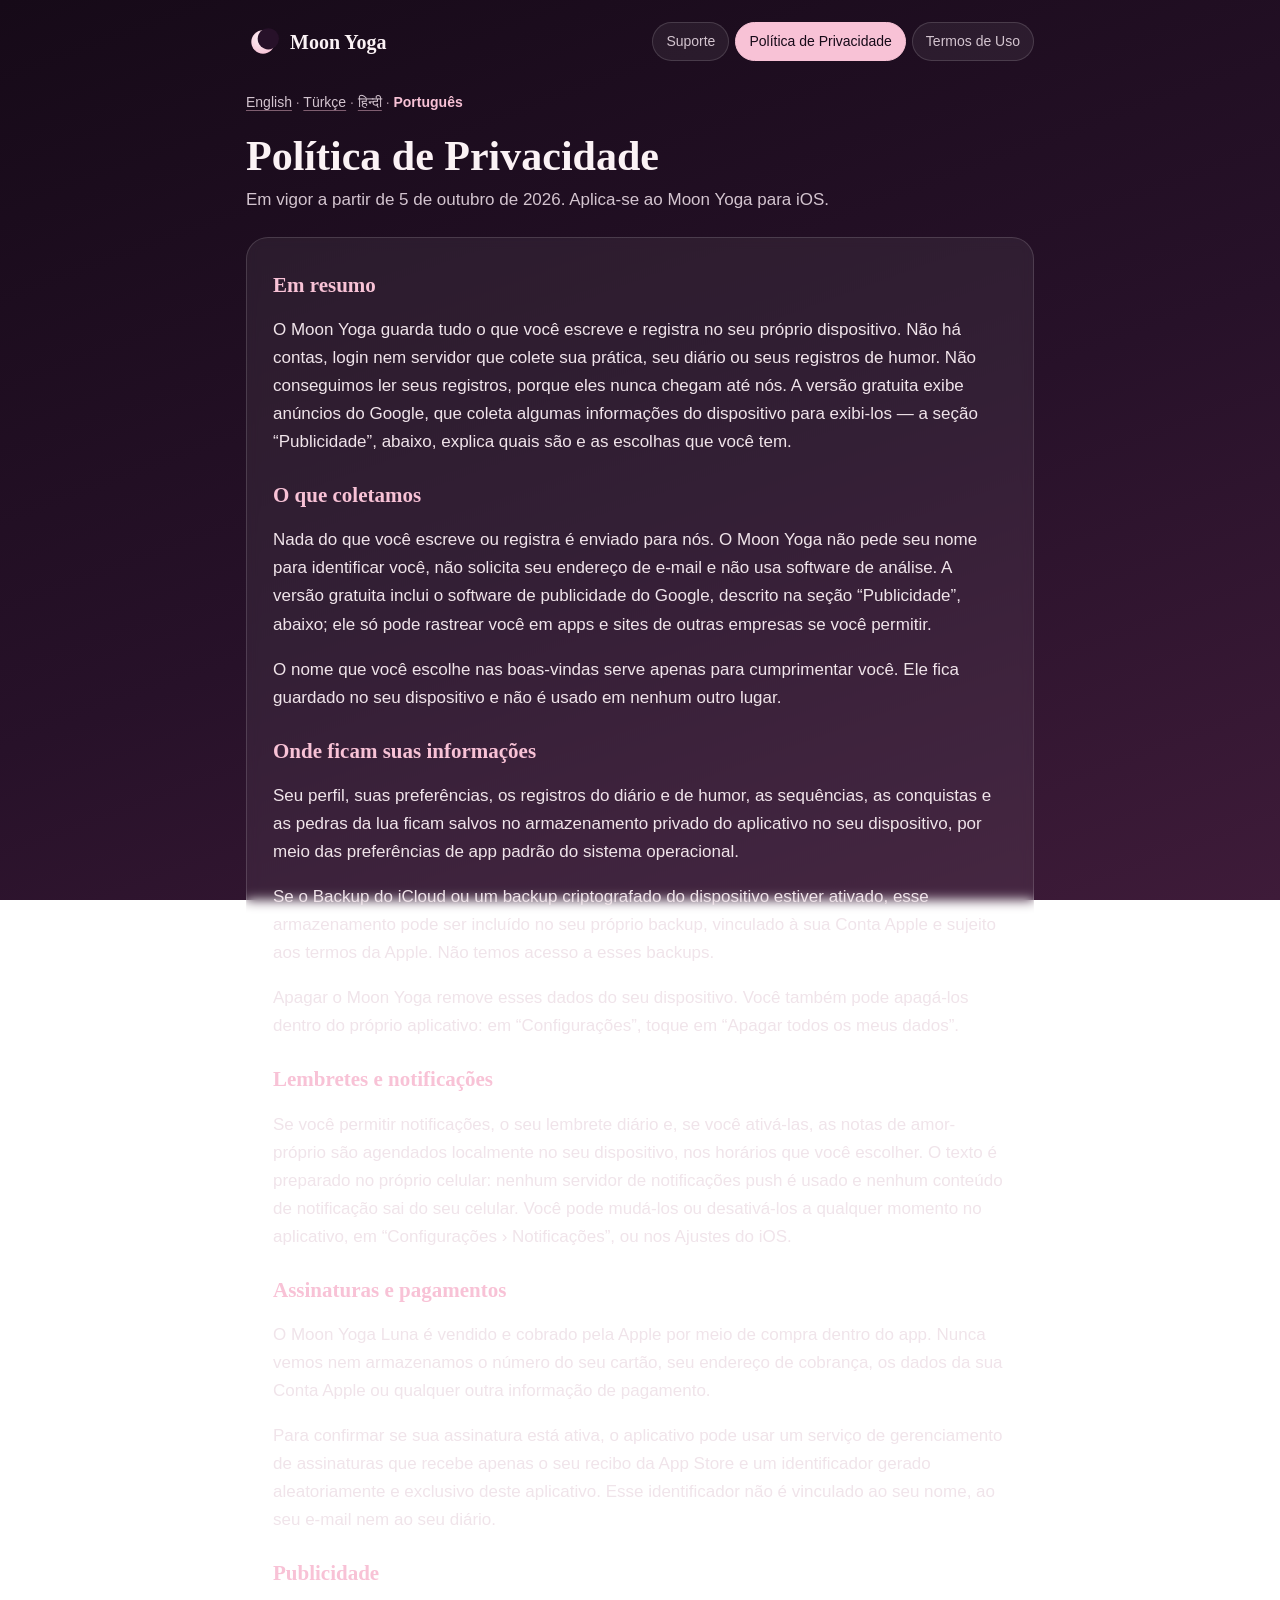
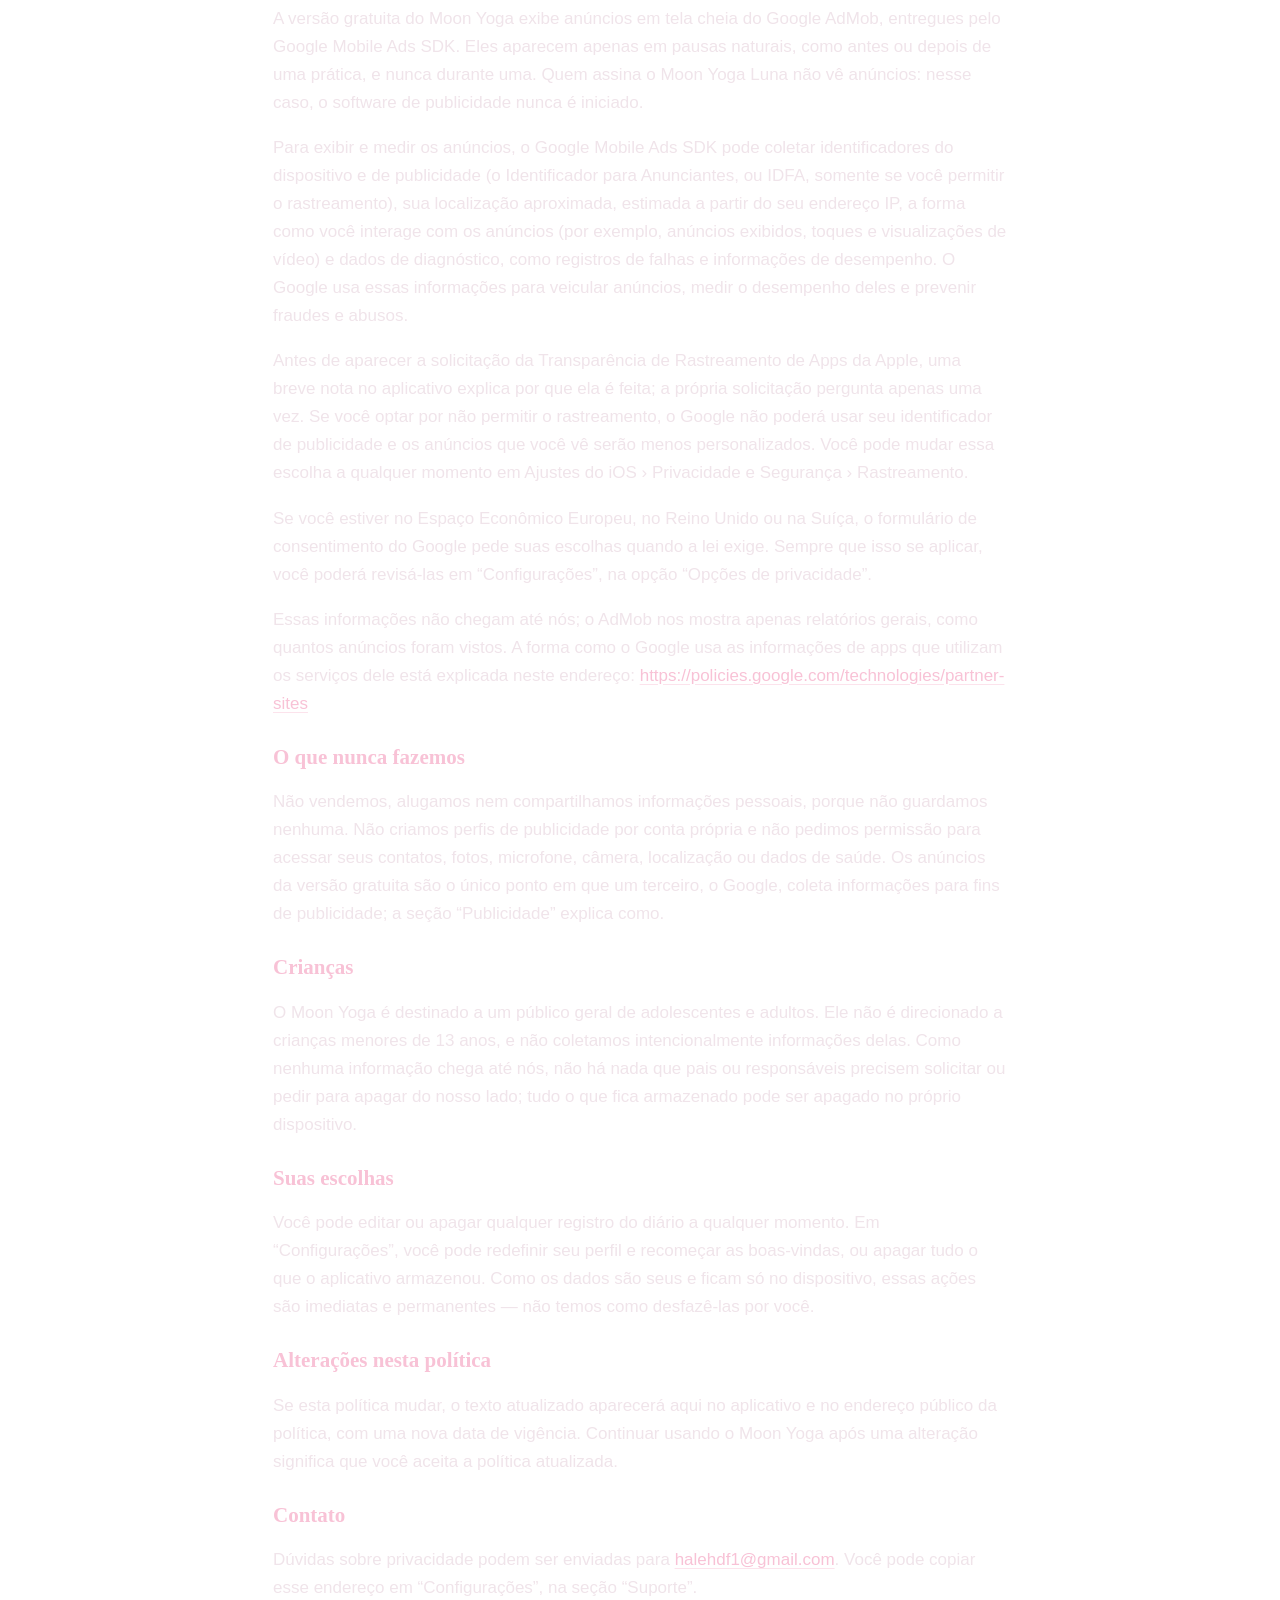
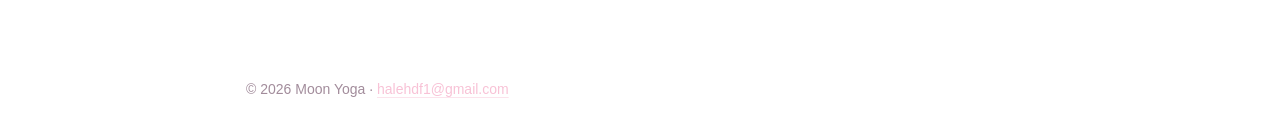
<file: moon-yoga/privacy/pt/index.html>
<!doctype html>
<html lang="pt">
<head>
<meta charset="utf-8">
<meta name="viewport" content="width=device-width, initial-scale=1">
<title>Política de Privacidade — Moon Yoga</title>
<meta name="description" content="Em vigor a partir de 5 de outubro de 2026. Aplica-se ao Moon Yoga para iOS.">
<link rel="stylesheet" href="../../../assets/site.css">
</head>
<body>
<header class="top">
  <a class="brand" href="../../../moon-yoga/"><svg class="moon" viewBox="0 0 64 64" aria-hidden="true"><defs><radialGradient id="g" cx="40%" cy="35%" r="70%"><stop offset="0" stop-color="#FBF2F5"/><stop offset="1" stop-color="#F8C2D6"/></radialGradient></defs><circle cx="32" cy="32" r="22" fill="url(#g)"/><circle cx="42" cy="26" r="20" fill="#271129"/></svg><span>Moon Yoga</span></a>
  <nav><a href="../../../moon-yoga/">Suporte</a><a href="../../../moon-yoga/privacy/pt/" aria-current="page">Política de Privacidade</a><a href="../../../moon-yoga/terms/pt/">Termos de Uso</a></nav>
</header>
<main>
  <p class="langs"><a href="../../../moon-yoga/privacy/" hreflang="en">English</a> · <a href="../../../moon-yoga/privacy/tr/" hreflang="tr">Türkçe</a> · <a href="../../../moon-yoga/privacy/hi/" hreflang="hi">हिन्दी</a> · <strong>Português</strong></p>
  <h1>Política de Privacidade</h1>
  <p class="lead">Em vigor a partir de 5 de outubro de 2026. Aplica-se ao Moon Yoga para iOS.</p>
  <article class="card">
<h2>Em resumo</h2>
<p>O Moon Yoga guarda tudo o que você escreve e registra no seu próprio dispositivo. Não há contas, login nem servidor que colete sua prática, seu diário ou seus registros de humor. Não conseguimos ler seus registros, porque eles nunca chegam até nós. A versão gratuita exibe anúncios do Google, que coleta algumas informações do dispositivo para exibi-los — a seção “Publicidade”, abaixo, explica quais são e as escolhas que você tem.</p>
<h2>O que coletamos</h2>
<p>Nada do que você escreve ou registra é enviado para nós. O Moon Yoga não pede seu nome para identificar você, não solicita seu endereço de e-mail e não usa software de análise. A versão gratuita inclui o software de publicidade do Google, descrito na seção “Publicidade”, abaixo; ele só pode rastrear você em apps e sites de outras empresas se você permitir.</p>
<p>O nome que você escolhe nas boas-vindas serve apenas para cumprimentar você. Ele fica guardado no seu dispositivo e não é usado em nenhum outro lugar.</p>
<h2>Onde ficam suas informações</h2>
<p>Seu perfil, suas preferências, os registros do diário e de humor, as sequências, as conquistas e as pedras da lua ficam salvos no armazenamento privado do aplicativo no seu dispositivo, por meio das preferências de app padrão do sistema operacional.</p>
<p>Se o Backup do iCloud ou um backup criptografado do dispositivo estiver ativado, esse armazenamento pode ser incluído no seu próprio backup, vinculado à sua Conta Apple e sujeito aos termos da Apple. Não temos acesso a esses backups.</p>
<p>Apagar o Moon Yoga remove esses dados do seu dispositivo. Você também pode apagá-los dentro do próprio aplicativo: em “Configurações”, toque em “Apagar todos os meus dados”.</p>
<h2>Lembretes e notificações</h2>
<p>Se você permitir notificações, o seu lembrete diário e, se você ativá-las, as notas de amor-próprio são agendados localmente no seu dispositivo, nos horários que você escolher. O texto é preparado no próprio celular: nenhum servidor de notificações push é usado e nenhum conteúdo de notificação sai do seu celular. Você pode mudá-los ou desativá-los a qualquer momento no aplicativo, em “Configurações › Notificações”, ou nos Ajustes do iOS.</p>
<h2>Assinaturas e pagamentos</h2>
<p>O Moon Yoga Luna é vendido e cobrado pela Apple por meio de compra dentro do app. Nunca vemos nem armazenamos o número do seu cartão, seu endereço de cobrança, os dados da sua Conta Apple ou qualquer outra informação de pagamento.</p>
<p>Para confirmar se sua assinatura está ativa, o aplicativo pode usar um serviço de gerenciamento de assinaturas que recebe apenas o seu recibo da App Store e um identificador gerado aleatoriamente e exclusivo deste aplicativo. Esse identificador não é vinculado ao seu nome, ao seu e-mail nem ao seu diário.</p>
<h2>Publicidade</h2>
<p>A versão gratuita do Moon Yoga exibe anúncios em tela cheia do Google AdMob, entregues pelo Google Mobile Ads SDK. Eles aparecem apenas em pausas naturais, como antes ou depois de uma prática, e nunca durante uma. Quem assina o Moon Yoga Luna não vê anúncios: nesse caso, o software de publicidade nunca é iniciado.</p>
<p>Para exibir e medir os anúncios, o Google Mobile Ads SDK pode coletar identificadores do dispositivo e de publicidade (o Identificador para Anunciantes, ou IDFA, somente se você permitir o rastreamento), sua localização aproximada, estimada a partir do seu endereço IP, a forma como você interage com os anúncios (por exemplo, anúncios exibidos, toques e visualizações de vídeo) e dados de diagnóstico, como registros de falhas e informações de desempenho. O Google usa essas informações para veicular anúncios, medir o desempenho deles e prevenir fraudes e abusos.</p>
<p>Antes de aparecer a solicitação da Transparência de Rastreamento de Apps da Apple, uma breve nota no aplicativo explica por que ela é feita; a própria solicitação pergunta apenas uma vez. Se você optar por não permitir o rastreamento, o Google não poderá usar seu identificador de publicidade e os anúncios que você vê serão menos personalizados. Você pode mudar essa escolha a qualquer momento em Ajustes do iOS › Privacidade e Segurança › Rastreamento.</p>
<p>Se você estiver no Espaço Econômico Europeu, no Reino Unido ou na Suíça, o formulário de consentimento do Google pede suas escolhas quando a lei exige. Sempre que isso se aplicar, você poderá revisá-las em “Configurações”, na opção “Opções de privacidade”.</p>
<p>Essas informações não chegam até nós; o AdMob nos mostra apenas relatórios gerais, como quantos anúncios foram vistos. A forma como o Google usa as informações de apps que utilizam os serviços dele está explicada neste endereço: <a href="https://policies.google.com/technologies/partner-sites">https://policies.google.com/technologies/partner-sites</a></p>
<h2>O que nunca fazemos</h2>
<p>Não vendemos, alugamos nem compartilhamos informações pessoais, porque não guardamos nenhuma. Não criamos perfis de publicidade por conta própria e não pedimos permissão para acessar seus contatos, fotos, microfone, câmera, localização ou dados de saúde. Os anúncios da versão gratuita são o único ponto em que um terceiro, o Google, coleta informações para fins de publicidade; a seção “Publicidade” explica como.</p>
<h2>Crianças</h2>
<p>O Moon Yoga é destinado a um público geral de adolescentes e adultos. Ele não é direcionado a crianças menores de 13 anos, e não coletamos intencionalmente informações delas. Como nenhuma informação chega até nós, não há nada que pais ou responsáveis precisem solicitar ou pedir para apagar do nosso lado; tudo o que fica armazenado pode ser apagado no próprio dispositivo.</p>
<h2>Suas escolhas</h2>
<p>Você pode editar ou apagar qualquer registro do diário a qualquer momento. Em “Configurações”, você pode redefinir seu perfil e recomeçar as boas-vindas, ou apagar tudo o que o aplicativo armazenou. Como os dados são seus e ficam só no dispositivo, essas ações são imediatas e permanentes — não temos como desfazê-las por você.</p>
<h2>Alterações nesta política</h2>
<p>Se esta política mudar, o texto atualizado aparecerá aqui no aplicativo e no endereço público da política, com uma nova data de vigência. Continuar usando o Moon Yoga após uma alteração significa que você aceita a política atualizada.</p>
<h2>Contato</h2>
<p>Dúvidas sobre privacidade podem ser enviadas para <a href="mailto:halehdf1@gmail.com">halehdf1@gmail.com</a>. Você pode copiar esse endereço em “Configurações”, na seção “Suporte”.</p>
  </article>
</main>
<footer>&copy; 2026 Moon Yoga &middot; <a href="mailto:halehdf1@gmail.com">halehdf1@gmail.com</a></footer>
</body>
</html>
</file>
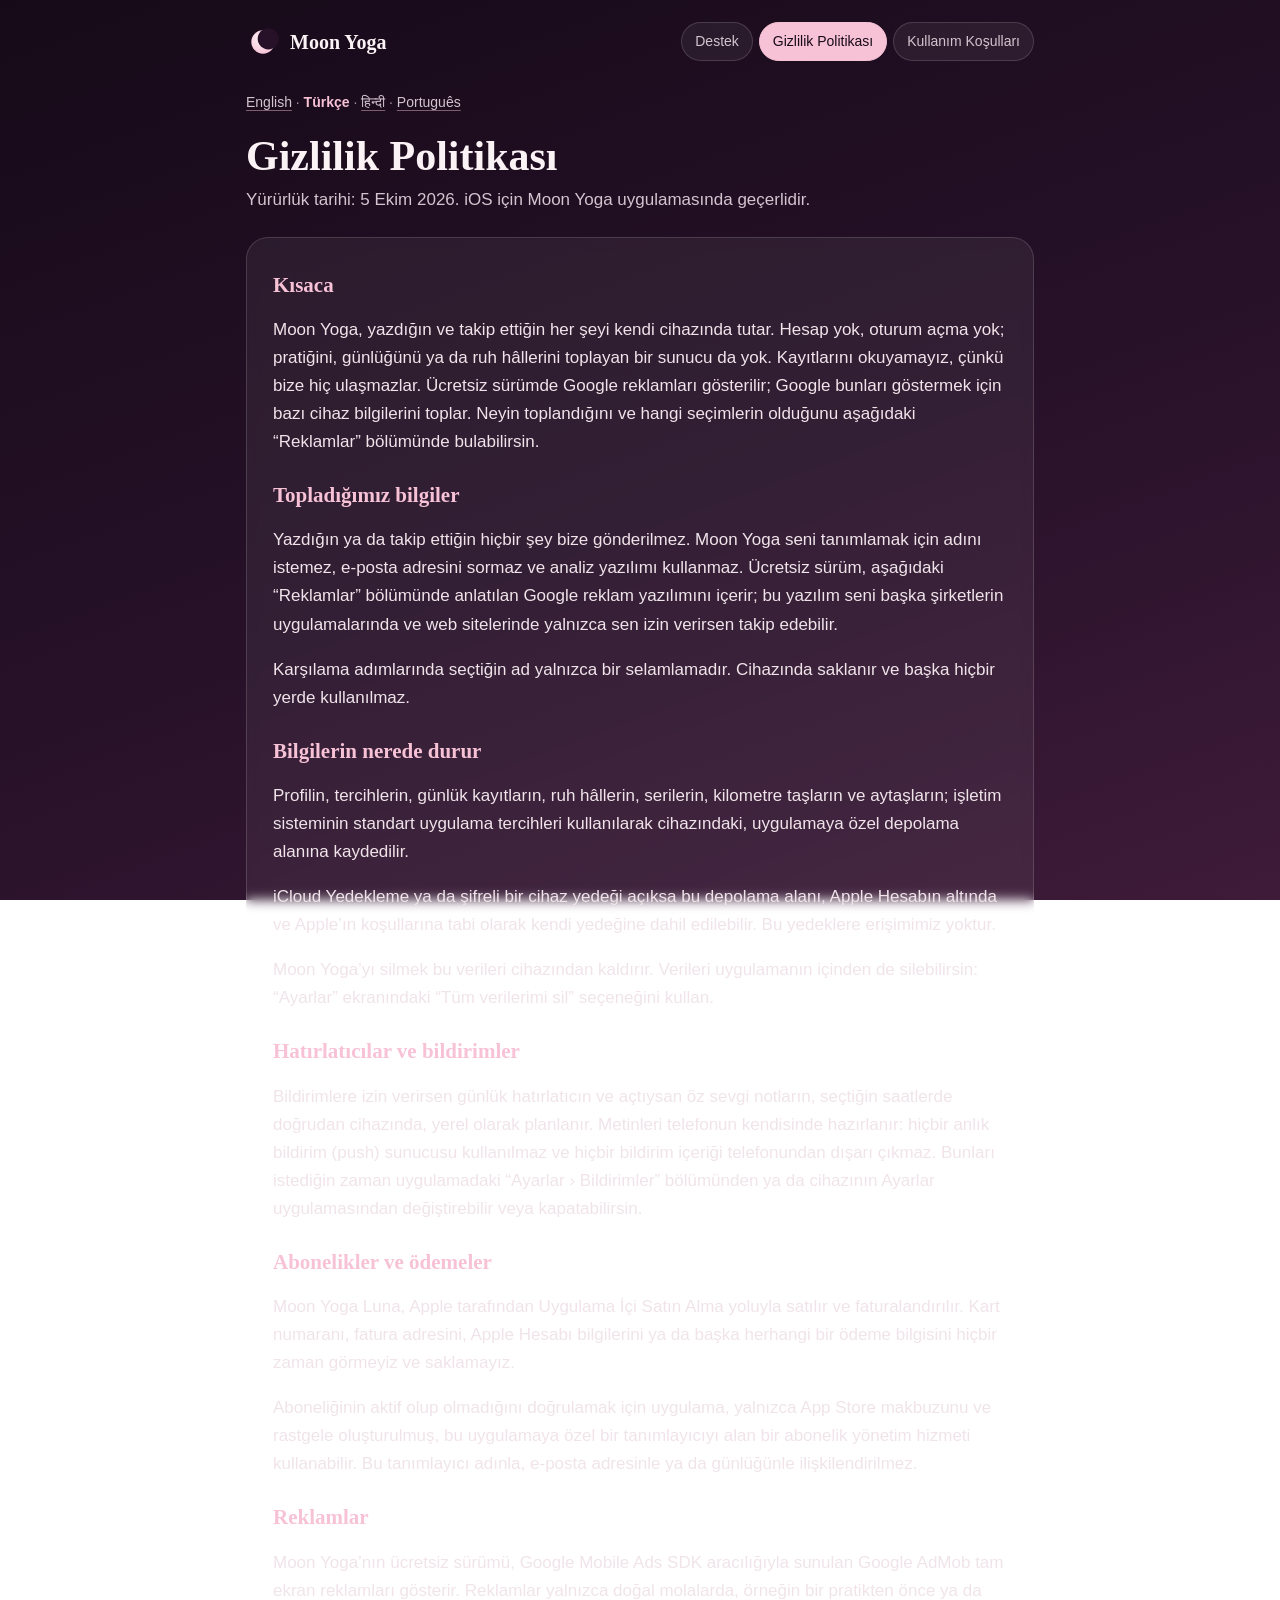
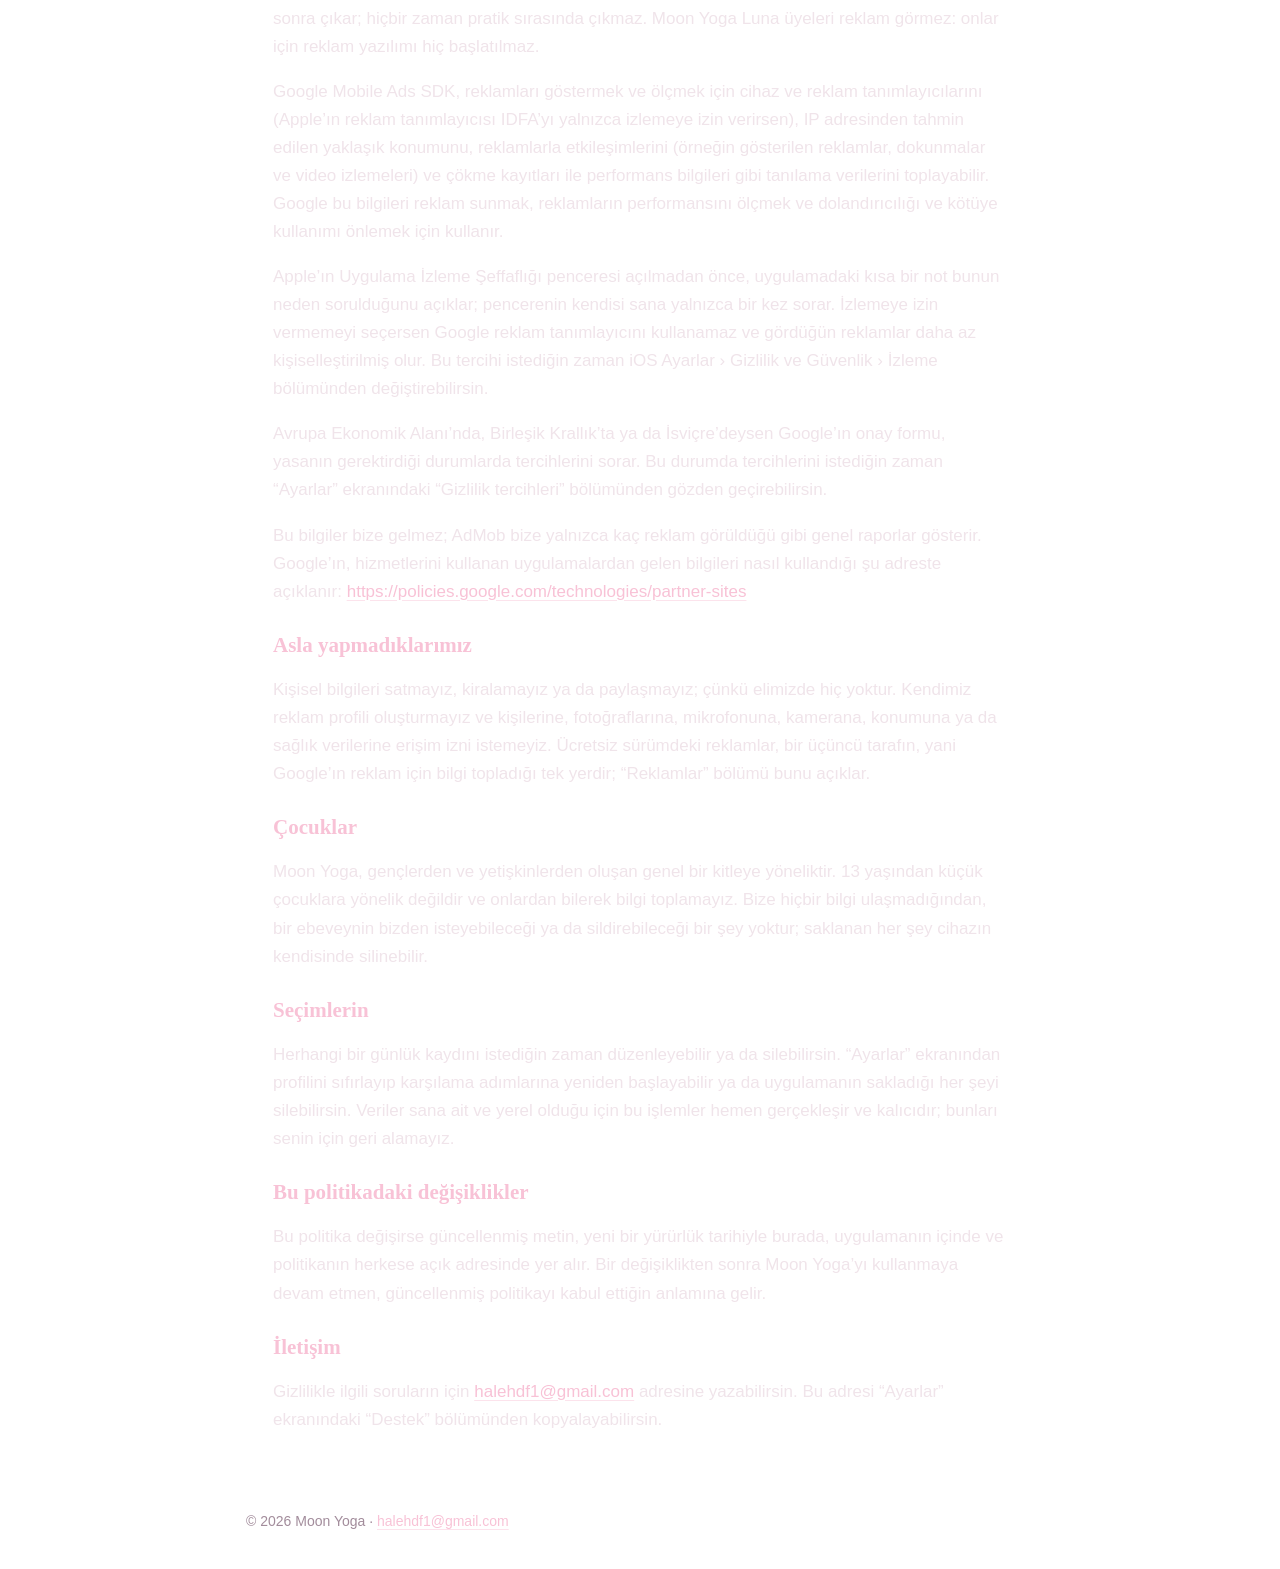
<file: moon-yoga/privacy/tr/index.html>
<!doctype html>
<html lang="tr">
<head>
<meta charset="utf-8">
<meta name="viewport" content="width=device-width, initial-scale=1">
<title>Gizlilik Politikası — Moon Yoga</title>
<meta name="description" content="Yürürlük tarihi: 5 Ekim 2026. iOS için Moon Yoga uygulamasında geçerlidir.">
<link rel="stylesheet" href="../../../assets/site.css">
</head>
<body>
<header class="top">
  <a class="brand" href="../../../moon-yoga/"><svg class="moon" viewBox="0 0 64 64" aria-hidden="true"><defs><radialGradient id="g" cx="40%" cy="35%" r="70%"><stop offset="0" stop-color="#FBF2F5"/><stop offset="1" stop-color="#F8C2D6"/></radialGradient></defs><circle cx="32" cy="32" r="22" fill="url(#g)"/><circle cx="42" cy="26" r="20" fill="#271129"/></svg><span>Moon Yoga</span></a>
  <nav><a href="../../../moon-yoga/">Destek</a><a href="../../../moon-yoga/privacy/tr/" aria-current="page">Gizlilik Politikası</a><a href="../../../moon-yoga/terms/tr/">Kullanım Koşulları</a></nav>
</header>
<main>
  <p class="langs"><a href="../../../moon-yoga/privacy/" hreflang="en">English</a> · <strong>Türkçe</strong> · <a href="../../../moon-yoga/privacy/hi/" hreflang="hi">हिन्दी</a> · <a href="../../../moon-yoga/privacy/pt/" hreflang="pt">Português</a></p>
  <h1>Gizlilik Politikası</h1>
  <p class="lead">Yürürlük tarihi: 5 Ekim 2026. iOS için Moon Yoga uygulamasında geçerlidir.</p>
  <article class="card">
<h2>Kısaca</h2>
<p>Moon Yoga, yazdığın ve takip ettiğin her şeyi kendi cihazında tutar. Hesap yok, oturum açma yok; pratiğini, günlüğünü ya da ruh hâllerini toplayan bir sunucu da yok. Kayıtlarını okuyamayız, çünkü bize hiç ulaşmazlar. Ücretsiz sürümde Google reklamları gösterilir; Google bunları göstermek için bazı cihaz bilgilerini toplar. Neyin toplandığını ve hangi seçimlerin olduğunu aşağıdaki “Reklamlar” bölümünde bulabilirsin.</p>
<h2>Topladığımız bilgiler</h2>
<p>Yazdığın ya da takip ettiğin hiçbir şey bize gönderilmez. Moon Yoga seni tanımlamak için adını istemez, e-posta adresini sormaz ve analiz yazılımı kullanmaz. Ücretsiz sürüm, aşağıdaki “Reklamlar” bölümünde anlatılan Google reklam yazılımını içerir; bu yazılım seni başka şirketlerin uygulamalarında ve web sitelerinde yalnızca sen izin verirsen takip edebilir.</p>
<p>Karşılama adımlarında seçtiğin ad yalnızca bir selamlamadır. Cihazında saklanır ve başka hiçbir yerde kullanılmaz.</p>
<h2>Bilgilerin nerede durur</h2>
<p>Profilin, tercihlerin, günlük kayıtların, ruh hâllerin, serilerin, kilometre taşların ve aytaşların; işletim sisteminin standart uygulama tercihleri kullanılarak cihazındaki, uygulamaya özel depolama alanına kaydedilir.</p>
<p>iCloud Yedekleme ya da şifreli bir cihaz yedeği açıksa bu depolama alanı, Apple Hesabın altında ve Apple’ın koşullarına tabi olarak kendi yedeğine dahil edilebilir. Bu yedeklere erişimimiz yoktur.</p>
<p>Moon Yoga’yı silmek bu verileri cihazından kaldırır. Verileri uygulamanın içinden de silebilirsin: “Ayarlar” ekranındaki “Tüm verilerimi sil” seçeneğini kullan.</p>
<h2>Hatırlatıcılar ve bildirimler</h2>
<p>Bildirimlere izin verirsen günlük hatırlatıcın ve açtıysan öz sevgi notların, seçtiğin saatlerde doğrudan cihazında, yerel olarak planlanır. Metinleri telefonun kendisinde hazırlanır: hiçbir anlık bildirim (push) sunucusu kullanılmaz ve hiçbir bildirim içeriği telefonundan dışarı çıkmaz. Bunları istediğin zaman uygulamadaki “Ayarlar › Bildirimler” bölümünden ya da cihazının Ayarlar uygulamasından değiştirebilir veya kapatabilirsin.</p>
<h2>Abonelikler ve ödemeler</h2>
<p>Moon Yoga Luna, Apple tarafından Uygulama İçi Satın Alma yoluyla satılır ve faturalandırılır. Kart numaranı, fatura adresini, Apple Hesabı bilgilerini ya da başka herhangi bir ödeme bilgisini hiçbir zaman görmeyiz ve saklamayız.</p>
<p>Aboneliğinin aktif olup olmadığını doğrulamak için uygulama, yalnızca App Store makbuzunu ve rastgele oluşturulmuş, bu uygulamaya özel bir tanımlayıcıyı alan bir abonelik yönetim hizmeti kullanabilir. Bu tanımlayıcı adınla, e-posta adresinle ya da günlüğünle ilişkilendirilmez.</p>
<h2>Reklamlar</h2>
<p>Moon Yoga’nın ücretsiz sürümü, Google Mobile Ads SDK aracılığıyla sunulan Google AdMob tam ekran reklamları gösterir. Reklamlar yalnızca doğal molalarda, örneğin bir pratikten önce ya da sonra çıkar; hiçbir zaman pratik sırasında çıkmaz. Moon Yoga Luna üyeleri reklam görmez: onlar için reklam yazılımı hiç başlatılmaz.</p>
<p>Google Mobile Ads SDK, reklamları göstermek ve ölçmek için cihaz ve reklam tanımlayıcılarını (Apple’ın reklam tanımlayıcısı IDFA’yı yalnızca izlemeye izin verirsen), IP adresinden tahmin edilen yaklaşık konumunu, reklamlarla etkileşimlerini (örneğin gösterilen reklamlar, dokunmalar ve video izlemeleri) ve çökme kayıtları ile performans bilgileri gibi tanılama verilerini toplayabilir. Google bu bilgileri reklam sunmak, reklamların performansını ölçmek ve dolandırıcılığı ve kötüye kullanımı önlemek için kullanır.</p>
<p>Apple’ın Uygulama İzleme Şeffaflığı penceresi açılmadan önce, uygulamadaki kısa bir not bunun neden sorulduğunu açıklar; pencerenin kendisi sana yalnızca bir kez sorar. İzlemeye izin vermemeyi seçersen Google reklam tanımlayıcını kullanamaz ve gördüğün reklamlar daha az kişiselleştirilmiş olur. Bu tercihi istediğin zaman iOS Ayarlar › Gizlilik ve Güvenlik › İzleme bölümünden değiştirebilirsin.</p>
<p>Avrupa Ekonomik Alanı’nda, Birleşik Krallık’ta ya da İsviçre’deysen Google’ın onay formu, yasanın gerektirdiği durumlarda tercihlerini sorar. Bu durumda tercihlerini istediğin zaman “Ayarlar” ekranındaki “Gizlilik tercihleri” bölümünden gözden geçirebilirsin.</p>
<p>Bu bilgiler bize gelmez; AdMob bize yalnızca kaç reklam görüldüğü gibi genel raporlar gösterir. Google’ın, hizmetlerini kullanan uygulamalardan gelen bilgileri nasıl kullandığı şu adreste açıklanır: <a href="https://policies.google.com/technologies/partner-sites">https://policies.google.com/technologies/partner-sites</a></p>
<h2>Asla yapmadıklarımız</h2>
<p>Kişisel bilgileri satmayız, kiralamayız ya da paylaşmayız; çünkü elimizde hiç yoktur. Kendimiz reklam profili oluşturmayız ve kişilerine, fotoğraflarına, mikrofonuna, kamerana, konumuna ya da sağlık verilerine erişim izni istemeyiz. Ücretsiz sürümdeki reklamlar, bir üçüncü tarafın, yani Google’ın reklam için bilgi topladığı tek yerdir; “Reklamlar” bölümü bunu açıklar.</p>
<h2>Çocuklar</h2>
<p>Moon Yoga, gençlerden ve yetişkinlerden oluşan genel bir kitleye yöneliktir. 13 yaşından küçük çocuklara yönelik değildir ve onlardan bilerek bilgi toplamayız. Bize hiçbir bilgi ulaşmadığından, bir ebeveynin bizden isteyebileceği ya da sildirebileceği bir şey yoktur; saklanan her şey cihazın kendisinde silinebilir.</p>
<h2>Seçimlerin</h2>
<p>Herhangi bir günlük kaydını istediğin zaman düzenleyebilir ya da silebilirsin. “Ayarlar” ekranından profilini sıfırlayıp karşılama adımlarına yeniden başlayabilir ya da uygulamanın sakladığı her şeyi silebilirsin. Veriler sana ait ve yerel olduğu için bu işlemler hemen gerçekleşir ve kalıcıdır; bunları senin için geri alamayız.</p>
<h2>Bu politikadaki değişiklikler</h2>
<p>Bu politika değişirse güncellenmiş metin, yeni bir yürürlük tarihiyle burada, uygulamanın içinde ve politikanın herkese açık adresinde yer alır. Bir değişiklikten sonra Moon Yoga’yı kullanmaya devam etmen, güncellenmiş politikayı kabul ettiğin anlamına gelir.</p>
<h2>İletişim</h2>
<p>Gizlilikle ilgili soruların için <a href="mailto:halehdf1@gmail.com">halehdf1@gmail.com</a> adresine yazabilirsin. Bu adresi “Ayarlar” ekranındaki “Destek” bölümünden kopyalayabilirsin.</p>
  </article>
</main>
<footer>&copy; 2026 Moon Yoga &middot; <a href="mailto:halehdf1@gmail.com">halehdf1@gmail.com</a></footer>
</body>
</html>
</file>
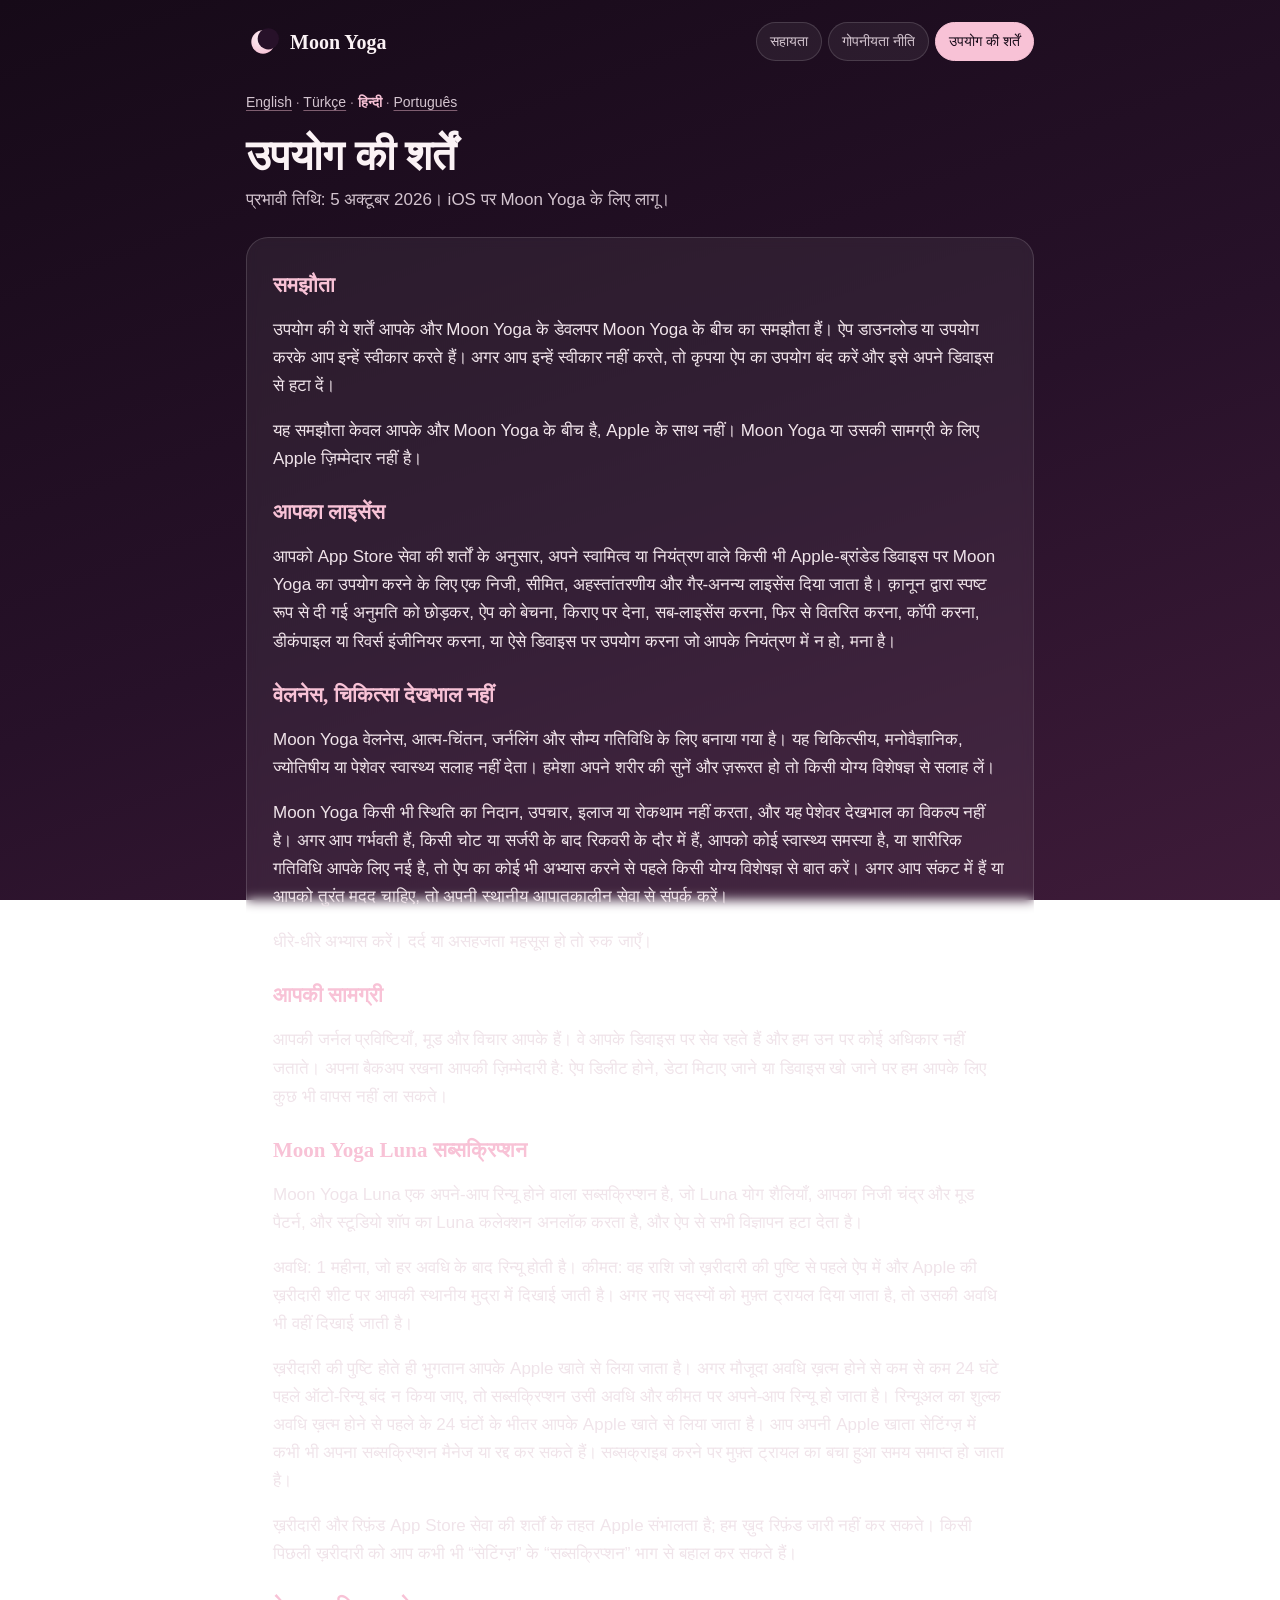
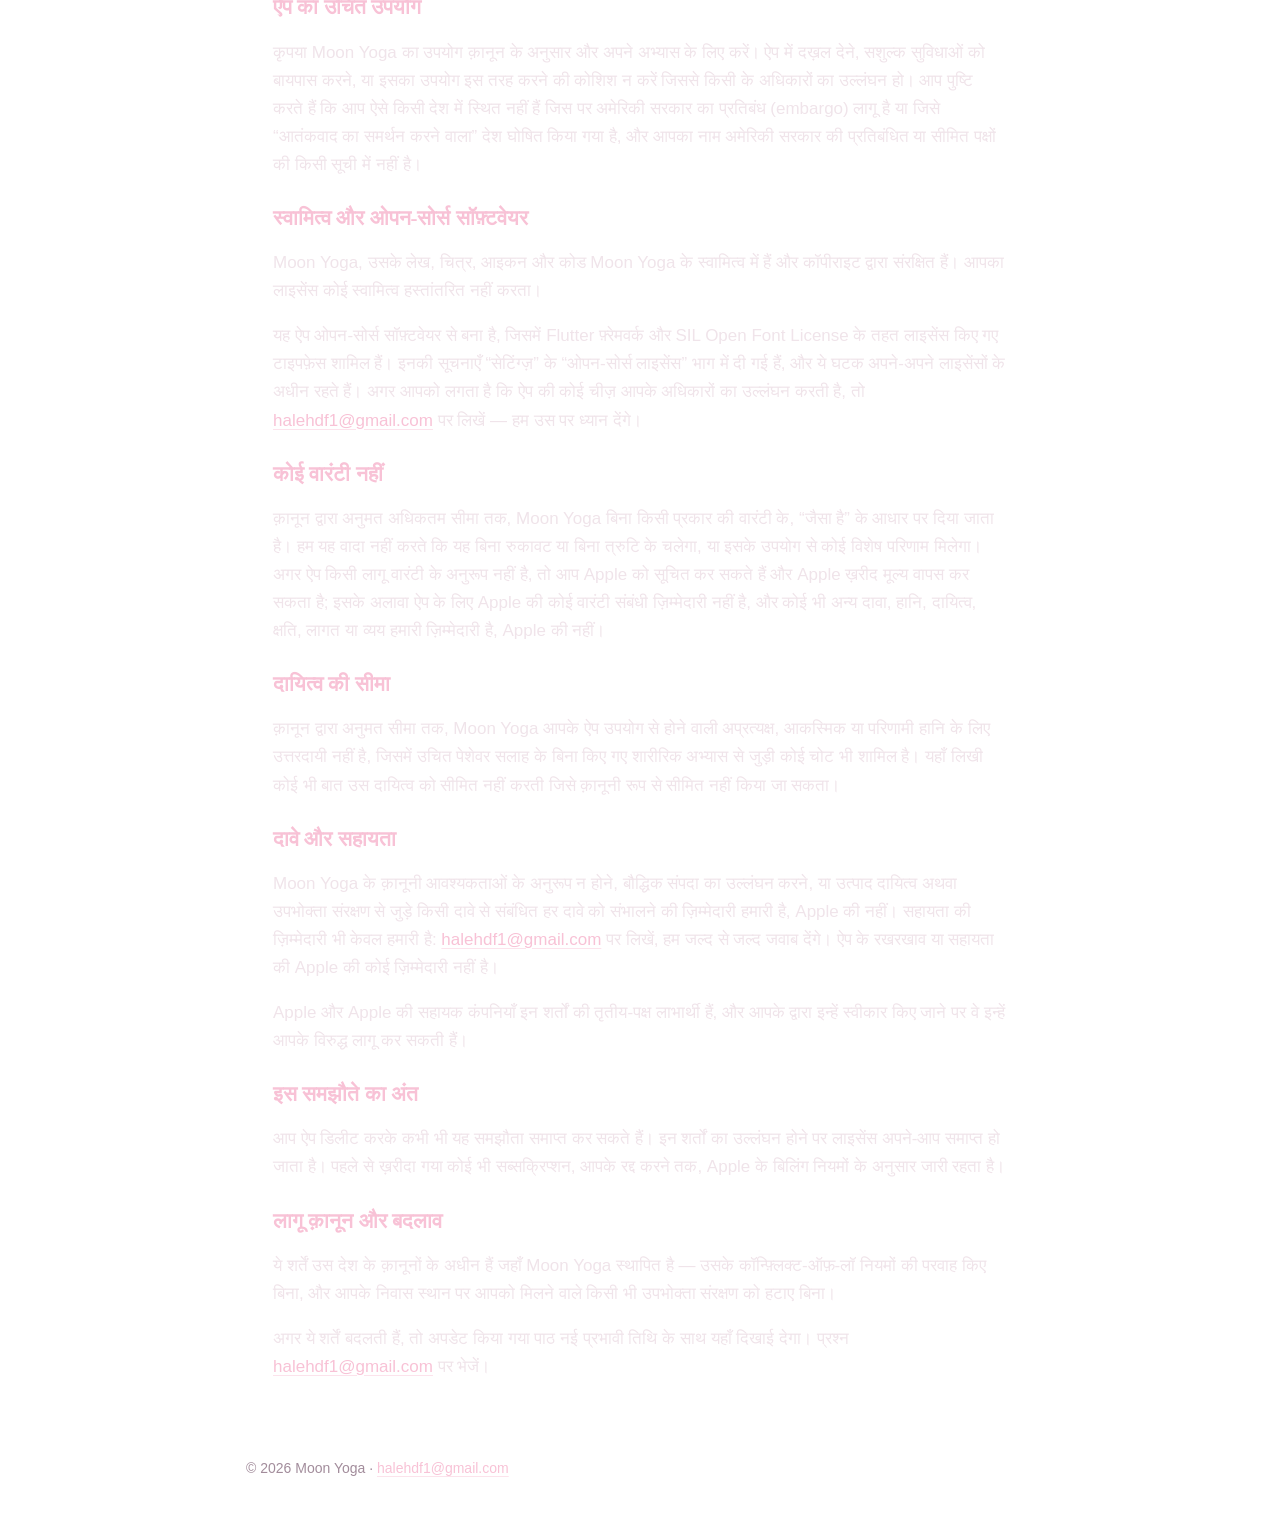
<file: moon-yoga/terms/hi/index.html>
<!doctype html>
<html lang="hi">
<head>
<meta charset="utf-8">
<meta name="viewport" content="width=device-width, initial-scale=1">
<title>उपयोग की शर्तें — Moon Yoga</title>
<meta name="description" content="प्रभावी तिथि: 5 अक्टूबर 2026। iOS पर Moon Yoga के लिए लागू।">
<link rel="stylesheet" href="../../../assets/site.css">
</head>
<body>
<header class="top">
  <a class="brand" href="../../../moon-yoga/"><svg class="moon" viewBox="0 0 64 64" aria-hidden="true"><defs><radialGradient id="g" cx="40%" cy="35%" r="70%"><stop offset="0" stop-color="#FBF2F5"/><stop offset="1" stop-color="#F8C2D6"/></radialGradient></defs><circle cx="32" cy="32" r="22" fill="url(#g)"/><circle cx="42" cy="26" r="20" fill="#271129"/></svg><span>Moon Yoga</span></a>
  <nav><a href="../../../moon-yoga/">सहायता</a><a href="../../../moon-yoga/privacy/hi/">गोपनीयता नीति</a><a href="../../../moon-yoga/terms/hi/" aria-current="page">उपयोग की शर्तें</a></nav>
</header>
<main>
  <p class="langs"><a href="../../../moon-yoga/terms/" hreflang="en">English</a> · <a href="../../../moon-yoga/terms/tr/" hreflang="tr">Türkçe</a> · <strong>हिन्दी</strong> · <a href="../../../moon-yoga/terms/pt/" hreflang="pt">Português</a></p>
  <h1>उपयोग की शर्तें</h1>
  <p class="lead">प्रभावी तिथि: 5 अक्टूबर 2026। iOS पर Moon Yoga के लिए लागू।</p>
  <article class="card">
<h2>समझौता</h2>
<p>उपयोग की ये शर्तें आपके और Moon Yoga के डेवलपर Moon Yoga के बीच का समझौता हैं। ऐप डाउनलोड या उपयोग करके आप इन्हें स्वीकार करते हैं। अगर आप इन्हें स्वीकार नहीं करते, तो कृपया ऐप का उपयोग बंद करें और इसे अपने डिवाइस से हटा दें।</p>
<p>यह समझौता केवल आपके और Moon Yoga के बीच है, Apple के साथ नहीं। Moon Yoga या उसकी सामग्री के लिए Apple ज़िम्मेदार नहीं है।</p>
<h2>आपका लाइसेंस</h2>
<p>आपको App Store सेवा की शर्तों के अनुसार, अपने स्वामित्व या नियंत्रण वाले किसी भी Apple-ब्रांडेड डिवाइस पर Moon Yoga का उपयोग करने के लिए एक निजी, सीमित, अहस्तांतरणीय और गैर-अनन्य लाइसेंस दिया जाता है। क़ानून द्वारा स्पष्ट रूप से दी गई अनुमति को छोड़कर, ऐप को बेचना, किराए पर देना, सब-लाइसेंस करना, फिर से वितरित करना, कॉपी करना, डीकंपाइल या रिवर्स इंजीनियर करना, या ऐसे डिवाइस पर उपयोग करना जो आपके नियंत्रण में न हो, मना है।</p>
<h2>वेलनेस, चिकित्सा देखभाल नहीं</h2>
<p>Moon Yoga वेलनेस, आत्म-चिंतन, जर्नलिंग और सौम्य गतिविधि के लिए बनाया गया है। यह चिकित्सीय, मनोवैज्ञानिक, ज्योतिषीय या पेशेवर स्वास्थ्य सलाह नहीं देता। हमेशा अपने शरीर की सुनें और ज़रूरत हो तो किसी योग्य विशेषज्ञ से सलाह लें।</p>
<p>Moon Yoga किसी भी स्थिति का निदान, उपचार, इलाज या रोकथाम नहीं करता, और यह पेशेवर देखभाल का विकल्प नहीं है। अगर आप गर्भवती हैं, किसी चोट या सर्जरी के बाद रिकवरी के दौर में हैं, आपको कोई स्वास्थ्य समस्या है, या शारीरिक गतिविधि आपके लिए नई है, तो ऐप का कोई भी अभ्यास करने से पहले किसी योग्य विशेषज्ञ से बात करें। अगर आप संकट में हैं या आपको तुरंत मदद चाहिए, तो अपनी स्थानीय आपातकालीन सेवा से संपर्क करें।</p>
<p>धीरे-धीरे अभ्यास करें। दर्द या असहजता महसूस हो तो रुक जाएँ।</p>
<h2>आपकी सामग्री</h2>
<p>आपकी जर्नल प्रविष्टियाँ, मूड और विचार आपके हैं। वे आपके डिवाइस पर सेव रहते हैं और हम उन पर कोई अधिकार नहीं जताते। अपना बैकअप रखना आपकी ज़िम्मेदारी है: ऐप डिलीट होने, डेटा मिटाए जाने या डिवाइस खो जाने पर हम आपके लिए कुछ भी वापस नहीं ला सकते।</p>
<h2>Moon Yoga Luna सब्सक्रिप्शन</h2>
<p>Moon Yoga Luna एक अपने-आप रिन्यू होने वाला सब्सक्रिप्शन है, जो Luna योग शैलियाँ, आपका निजी चंद्र और मूड पैटर्न, और स्टूडियो शॉप का Luna कलेक्शन अनलॉक करता है, और ऐप से सभी विज्ञापन हटा देता है।</p>
<p>अवधि: 1 महीना, जो हर अवधि के बाद रिन्यू होती है। कीमत: वह राशि जो ख़रीदारी की पुष्टि से पहले ऐप में और Apple की ख़रीदारी शीट पर आपकी स्थानीय मुद्रा में दिखाई जाती है। अगर नए सदस्यों को मुफ़्त ट्रायल दिया जाता है, तो उसकी अवधि भी वहीं दिखाई जाती है।</p>
<p>ख़रीदारी की पुष्टि होते ही भुगतान आपके Apple खाते से लिया जाता है। अगर मौजूदा अवधि ख़त्म होने से कम से कम 24 घंटे पहले ऑटो-रिन्यू बंद न किया जाए, तो सब्सक्रिप्शन उसी अवधि और कीमत पर अपने-आप रिन्यू हो जाता है। रिन्यूअल का शुल्क अवधि ख़त्म होने से पहले के 24 घंटों के भीतर आपके Apple खाते से लिया जाता है। आप अपनी Apple खाता सेटिंग्ज़ में कभी भी अपना सब्सक्रिप्शन मैनेज या रद्द कर सकते हैं। सब्सक्राइब करने पर मुफ़्त ट्रायल का बचा हुआ समय समाप्त हो जाता है।</p>
<p>ख़रीदारी और रिफ़ंड App Store सेवा की शर्तों के तहत Apple संभालता है; हम ख़ुद रिफ़ंड जारी नहीं कर सकते। किसी पिछली ख़रीदारी को आप कभी भी “सेटिंग्ज़” के “सब्सक्रिप्शन” भाग से बहाल कर सकते हैं।</p>
<h2>ऐप का उचित उपयोग</h2>
<p>कृपया Moon Yoga का उपयोग क़ानून के अनुसार और अपने अभ्यास के लिए करें। ऐप में दख़ल देने, सशुल्क सुविधाओं को बायपास करने, या इसका उपयोग इस तरह करने की कोशिश न करें जिससे किसी के अधिकारों का उल्लंघन हो। आप पुष्टि करते हैं कि आप ऐसे किसी देश में स्थित नहीं हैं जिस पर अमेरिकी सरकार का प्रतिबंध (embargo) लागू है या जिसे “आतंकवाद का समर्थन करने वाला” देश घोषित किया गया है, और आपका नाम अमेरिकी सरकार की प्रतिबंधित या सीमित पक्षों की किसी सूची में नहीं है।</p>
<h2>स्वामित्व और ओपन-सोर्स सॉफ़्टवेयर</h2>
<p>Moon Yoga, उसके लेख, चित्र, आइकन और कोड Moon Yoga के स्वामित्व में हैं और कॉपीराइट द्वारा संरक्षित हैं। आपका लाइसेंस कोई स्वामित्व हस्तांतरित नहीं करता।</p>
<p>यह ऐप ओपन-सोर्स सॉफ़्टवेयर से बना है, जिसमें Flutter फ़्रेमवर्क और SIL Open Font License के तहत लाइसेंस किए गए टाइपफ़ेस शामिल हैं। इनकी सूचनाएँ “सेटिंग्ज़” के “ओपन-सोर्स लाइसेंस” भाग में दी गई हैं, और ये घटक अपने-अपने लाइसेंसों के अधीन रहते हैं। अगर आपको लगता है कि ऐप की कोई चीज़ आपके अधिकारों का उल्लंघन करती है, तो <a href="mailto:halehdf1@gmail.com">halehdf1@gmail.com</a> पर लिखें — हम उस पर ध्यान देंगे।</p>
<h2>कोई वारंटी नहीं</h2>
<p>क़ानून द्वारा अनुमत अधिकतम सीमा तक, Moon Yoga बिना किसी प्रकार की वारंटी के, “जैसा है” के आधार पर दिया जाता है। हम यह वादा नहीं करते कि यह बिना रुकावट या बिना त्रुटि के चलेगा, या इसके उपयोग से कोई विशेष परिणाम मिलेगा। अगर ऐप किसी लागू वारंटी के अनुरूप नहीं है, तो आप Apple को सूचित कर सकते हैं और Apple ख़रीद मूल्य वापस कर सकता है; इसके अलावा ऐप के लिए Apple की कोई वारंटी संबंधी ज़िम्मेदारी नहीं है, और कोई भी अन्य दावा, हानि, दायित्व, क्षति, लागत या व्यय हमारी ज़िम्मेदारी है, Apple की नहीं।</p>
<h2>दायित्व की सीमा</h2>
<p>क़ानून द्वारा अनुमत सीमा तक, Moon Yoga आपके ऐप उपयोग से होने वाली अप्रत्यक्ष, आकस्मिक या परिणामी हानि के लिए उत्तरदायी नहीं है, जिसमें उचित पेशेवर सलाह के बिना किए गए शारीरिक अभ्यास से जुड़ी कोई चोट भी शामिल है। यहाँ लिखी कोई भी बात उस दायित्व को सीमित नहीं करती जिसे क़ानूनी रूप से सीमित नहीं किया जा सकता।</p>
<h2>दावे और सहायता</h2>
<p>Moon Yoga के क़ानूनी आवश्यकताओं के अनुरूप न होने, बौद्धिक संपदा का उल्लंघन करने, या उत्पाद दायित्व अथवा उपभोक्ता संरक्षण से जुड़े किसी दावे से संबंधित हर दावे को संभालने की ज़िम्मेदारी हमारी है, Apple की नहीं। सहायता की ज़िम्मेदारी भी केवल हमारी है: <a href="mailto:halehdf1@gmail.com">halehdf1@gmail.com</a> पर लिखें, हम जल्द से जल्द जवाब देंगे। ऐप के रखरखाव या सहायता की Apple की कोई ज़िम्मेदारी नहीं है।</p>
<p>Apple और Apple की सहायक कंपनियाँ इन शर्तों की तृतीय-पक्ष लाभार्थी हैं, और आपके द्वारा इन्हें स्वीकार किए जाने पर वे इन्हें आपके विरुद्ध लागू कर सकती हैं।</p>
<h2>इस समझौते का अंत</h2>
<p>आप ऐप डिलीट करके कभी भी यह समझौता समाप्त कर सकते हैं। इन शर्तों का उल्लंघन होने पर लाइसेंस अपने-आप समाप्त हो जाता है। पहले से ख़रीदा गया कोई भी सब्सक्रिप्शन, आपके रद्द करने तक, Apple के बिलिंग नियमों के अनुसार जारी रहता है।</p>
<h2>लागू क़ानून और बदलाव</h2>
<p>ये शर्तें उस देश के क़ानूनों के अधीन हैं जहाँ Moon Yoga स्थापित है — उसके कॉन्फ़्लिक्ट-ऑफ़-लॉ नियमों की परवाह किए बिना, और आपके निवास स्थान पर आपको मिलने वाले किसी भी उपभोक्ता संरक्षण को हटाए बिना।</p>
<p>अगर ये शर्तें बदलती हैं, तो अपडेट किया गया पाठ नई प्रभावी तिथि के साथ यहाँ दिखाई देगा। प्रश्न <a href="mailto:halehdf1@gmail.com">halehdf1@gmail.com</a> पर भेजें।</p>
  </article>
</main>
<footer>&copy; 2026 Moon Yoga &middot; <a href="mailto:halehdf1@gmail.com">halehdf1@gmail.com</a></footer>
</body>
</html>
</file>
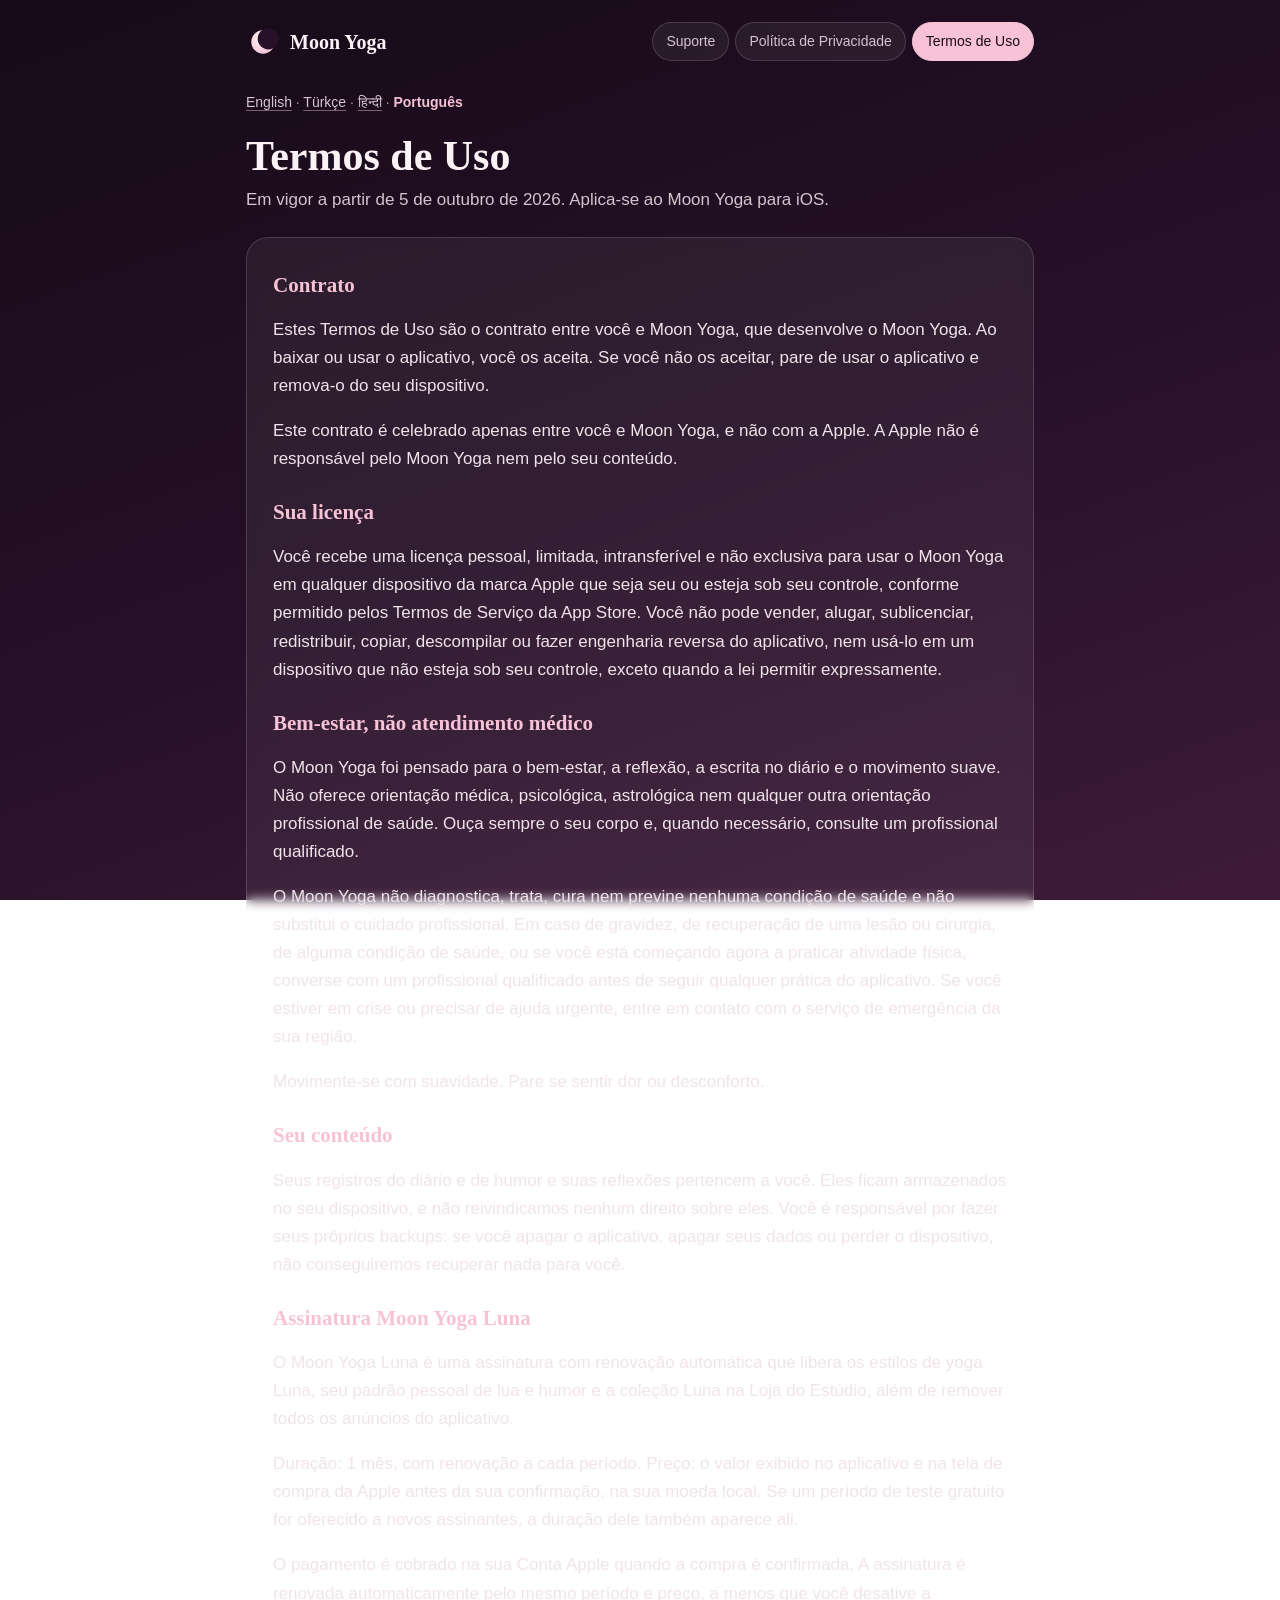
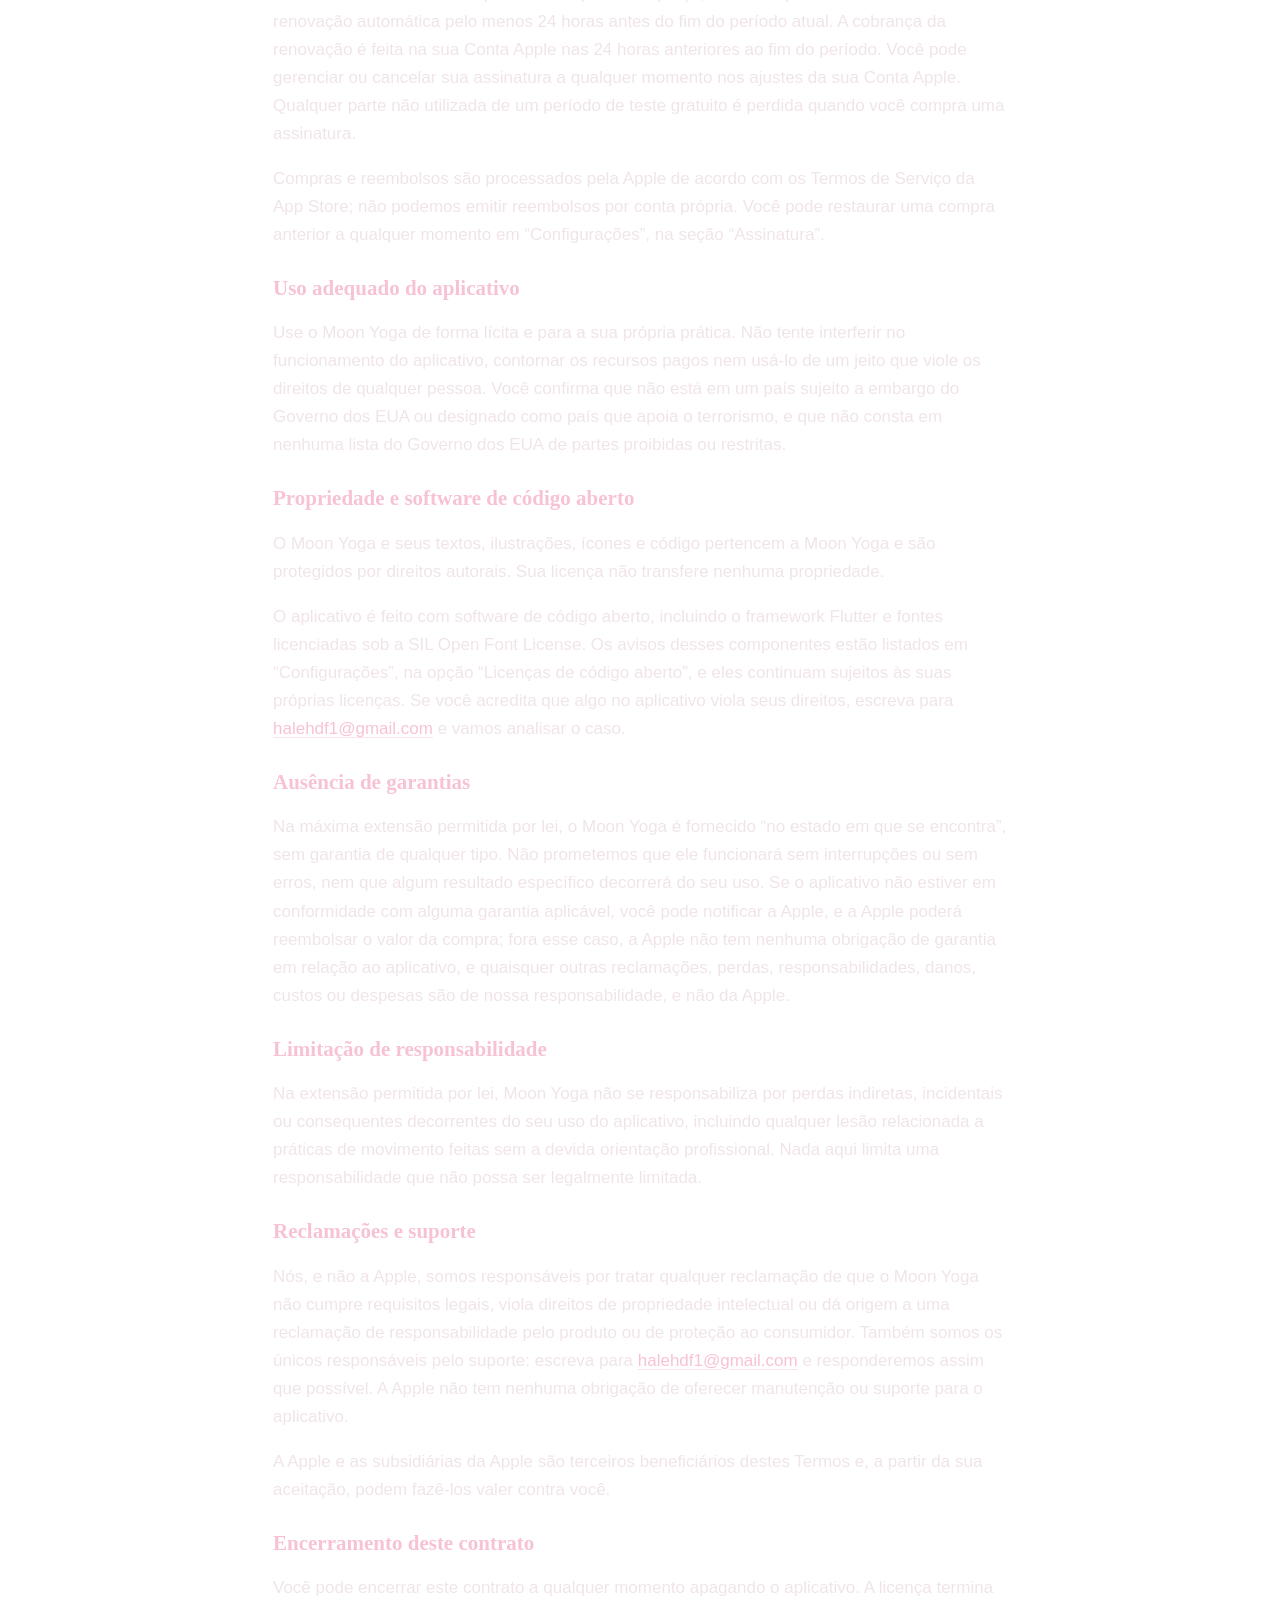
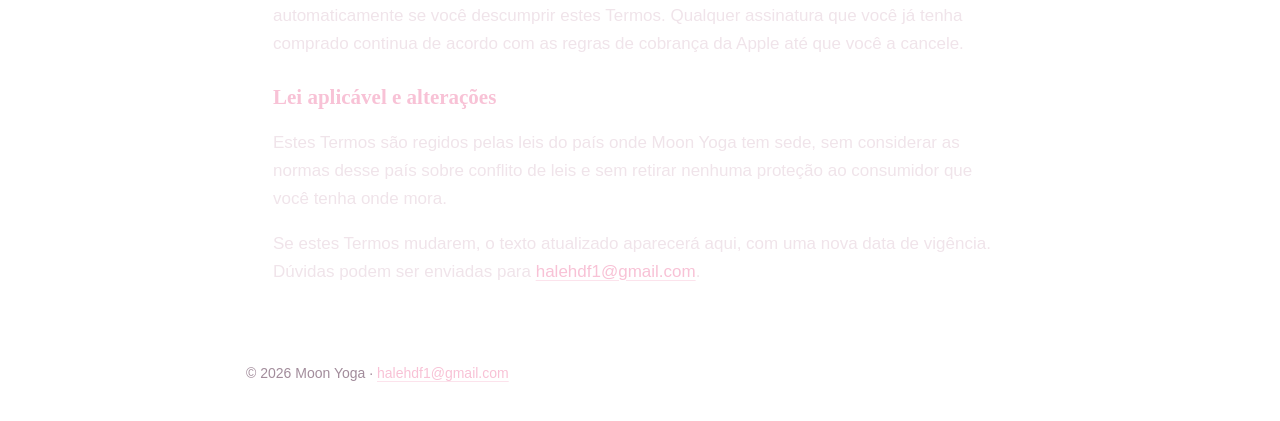
<file: moon-yoga/terms/pt/index.html>
<!doctype html>
<html lang="pt">
<head>
<meta charset="utf-8">
<meta name="viewport" content="width=device-width, initial-scale=1">
<title>Termos de Uso — Moon Yoga</title>
<meta name="description" content="Em vigor a partir de 5 de outubro de 2026. Aplica-se ao Moon Yoga para iOS.">
<link rel="stylesheet" href="../../../assets/site.css">
</head>
<body>
<header class="top">
  <a class="brand" href="../../../moon-yoga/"><svg class="moon" viewBox="0 0 64 64" aria-hidden="true"><defs><radialGradient id="g" cx="40%" cy="35%" r="70%"><stop offset="0" stop-color="#FBF2F5"/><stop offset="1" stop-color="#F8C2D6"/></radialGradient></defs><circle cx="32" cy="32" r="22" fill="url(#g)"/><circle cx="42" cy="26" r="20" fill="#271129"/></svg><span>Moon Yoga</span></a>
  <nav><a href="../../../moon-yoga/">Suporte</a><a href="../../../moon-yoga/privacy/pt/">Política de Privacidade</a><a href="../../../moon-yoga/terms/pt/" aria-current="page">Termos de Uso</a></nav>
</header>
<main>
  <p class="langs"><a href="../../../moon-yoga/terms/" hreflang="en">English</a> · <a href="../../../moon-yoga/terms/tr/" hreflang="tr">Türkçe</a> · <a href="../../../moon-yoga/terms/hi/" hreflang="hi">हिन्दी</a> · <strong>Português</strong></p>
  <h1>Termos de Uso</h1>
  <p class="lead">Em vigor a partir de 5 de outubro de 2026. Aplica-se ao Moon Yoga para iOS.</p>
  <article class="card">
<h2>Contrato</h2>
<p>Estes Termos de Uso são o contrato entre você e Moon Yoga, que desenvolve o Moon Yoga. Ao baixar ou usar o aplicativo, você os aceita. Se você não os aceitar, pare de usar o aplicativo e remova-o do seu dispositivo.</p>
<p>Este contrato é celebrado apenas entre você e Moon Yoga, e não com a Apple. A Apple não é responsável pelo Moon Yoga nem pelo seu conteúdo.</p>
<h2>Sua licença</h2>
<p>Você recebe uma licença pessoal, limitada, intransferível e não exclusiva para usar o Moon Yoga em qualquer dispositivo da marca Apple que seja seu ou esteja sob seu controle, conforme permitido pelos Termos de Serviço da App Store. Você não pode vender, alugar, sublicenciar, redistribuir, copiar, descompilar ou fazer engenharia reversa do aplicativo, nem usá-lo em um dispositivo que não esteja sob seu controle, exceto quando a lei permitir expressamente.</p>
<h2>Bem-estar, não atendimento médico</h2>
<p>O Moon Yoga foi pensado para o bem-estar, a reflexão, a escrita no diário e o movimento suave. Não oferece orientação médica, psicológica, astrológica nem qualquer outra orientação profissional de saúde. Ouça sempre o seu corpo e, quando necessário, consulte um profissional qualificado.</p>
<p>O Moon Yoga não diagnostica, trata, cura nem previne nenhuma condição de saúde e não substitui o cuidado profissional. Em caso de gravidez, de recuperação de uma lesão ou cirurgia, de alguma condição de saúde, ou se você está começando agora a praticar atividade física, converse com um profissional qualificado antes de seguir qualquer prática do aplicativo. Se você estiver em crise ou precisar de ajuda urgente, entre em contato com o serviço de emergência da sua região.</p>
<p>Movimente-se com suavidade. Pare se sentir dor ou desconforto.</p>
<h2>Seu conteúdo</h2>
<p>Seus registros do diário e de humor e suas reflexões pertencem a você. Eles ficam armazenados no seu dispositivo, e não reivindicamos nenhum direito sobre eles. Você é responsável por fazer seus próprios backups: se você apagar o aplicativo, apagar seus dados ou perder o dispositivo, não conseguiremos recuperar nada para você.</p>
<h2>Assinatura Moon Yoga Luna</h2>
<p>O Moon Yoga Luna é uma assinatura com renovação automática que libera os estilos de yoga Luna, seu padrão pessoal de lua e humor e a coleção Luna na Loja do Estúdio, além de remover todos os anúncios do aplicativo.</p>
<p>Duração: 1 mês, com renovação a cada período. Preço: o valor exibido no aplicativo e na tela de compra da Apple antes da sua confirmação, na sua moeda local. Se um período de teste gratuito for oferecido a novos assinantes, a duração dele também aparece ali.</p>
<p>O pagamento é cobrado na sua Conta Apple quando a compra é confirmada. A assinatura é renovada automaticamente pelo mesmo período e preço, a menos que você desative a renovação automática pelo menos 24 horas antes do fim do período atual. A cobrança da renovação é feita na sua Conta Apple nas 24 horas anteriores ao fim do período. Você pode gerenciar ou cancelar sua assinatura a qualquer momento nos ajustes da sua Conta Apple. Qualquer parte não utilizada de um período de teste gratuito é perdida quando você compra uma assinatura.</p>
<p>Compras e reembolsos são processados pela Apple de acordo com os Termos de Serviço da App Store; não podemos emitir reembolsos por conta própria. Você pode restaurar uma compra anterior a qualquer momento em “Configurações”, na seção “Assinatura”.</p>
<h2>Uso adequado do aplicativo</h2>
<p>Use o Moon Yoga de forma lícita e para a sua própria prática. Não tente interferir no funcionamento do aplicativo, contornar os recursos pagos nem usá-lo de um jeito que viole os direitos de qualquer pessoa. Você confirma que não está em um país sujeito a embargo do Governo dos EUA ou designado como país que apoia o terrorismo, e que não consta em nenhuma lista do Governo dos EUA de partes proibidas ou restritas.</p>
<h2>Propriedade e software de código aberto</h2>
<p>O Moon Yoga e seus textos, ilustrações, ícones e código pertencem a Moon Yoga e são protegidos por direitos autorais. Sua licença não transfere nenhuma propriedade.</p>
<p>O aplicativo é feito com software de código aberto, incluindo o framework Flutter e fontes licenciadas sob a SIL Open Font License. Os avisos desses componentes estão listados em “Configurações”, na opção “Licenças de código aberto”, e eles continuam sujeitos às suas próprias licenças. Se você acredita que algo no aplicativo viola seus direitos, escreva para <a href="mailto:halehdf1@gmail.com">halehdf1@gmail.com</a> e vamos analisar o caso.</p>
<h2>Ausência de garantias</h2>
<p>Na máxima extensão permitida por lei, o Moon Yoga é fornecido “no estado em que se encontra”, sem garantia de qualquer tipo. Não prometemos que ele funcionará sem interrupções ou sem erros, nem que algum resultado específico decorrerá do seu uso. Se o aplicativo não estiver em conformidade com alguma garantia aplicável, você pode notificar a Apple, e a Apple poderá reembolsar o valor da compra; fora esse caso, a Apple não tem nenhuma obrigação de garantia em relação ao aplicativo, e quaisquer outras reclamações, perdas, responsabilidades, danos, custos ou despesas são de nossa responsabilidade, e não da Apple.</p>
<h2>Limitação de responsabilidade</h2>
<p>Na extensão permitida por lei, Moon Yoga não se responsabiliza por perdas indiretas, incidentais ou consequentes decorrentes do seu uso do aplicativo, incluindo qualquer lesão relacionada a práticas de movimento feitas sem a devida orientação profissional. Nada aqui limita uma responsabilidade que não possa ser legalmente limitada.</p>
<h2>Reclamações e suporte</h2>
<p>Nós, e não a Apple, somos responsáveis por tratar qualquer reclamação de que o Moon Yoga não cumpre requisitos legais, viola direitos de propriedade intelectual ou dá origem a uma reclamação de responsabilidade pelo produto ou de proteção ao consumidor. Também somos os únicos responsáveis pelo suporte: escreva para <a href="mailto:halehdf1@gmail.com">halehdf1@gmail.com</a> e responderemos assim que possível. A Apple não tem nenhuma obrigação de oferecer manutenção ou suporte para o aplicativo.</p>
<p>A Apple e as subsidiárias da Apple são terceiros beneficiários destes Termos e, a partir da sua aceitação, podem fazê-los valer contra você.</p>
<h2>Encerramento deste contrato</h2>
<p>Você pode encerrar este contrato a qualquer momento apagando o aplicativo. A licença termina automaticamente se você descumprir estes Termos. Qualquer assinatura que você já tenha comprado continua de acordo com as regras de cobrança da Apple até que você a cancele.</p>
<h2>Lei aplicável e alterações</h2>
<p>Estes Termos são regidos pelas leis do país onde Moon Yoga tem sede, sem considerar as normas desse país sobre conflito de leis e sem retirar nenhuma proteção ao consumidor que você tenha onde mora.</p>
<p>Se estes Termos mudarem, o texto atualizado aparecerá aqui, com uma nova data de vigência. Dúvidas podem ser enviadas para <a href="mailto:halehdf1@gmail.com">halehdf1@gmail.com</a>.</p>
  </article>
</main>
<footer>&copy; 2026 Moon Yoga &middot; <a href="mailto:halehdf1@gmail.com">halehdf1@gmail.com</a></footer>
</body>
</html>
</file>
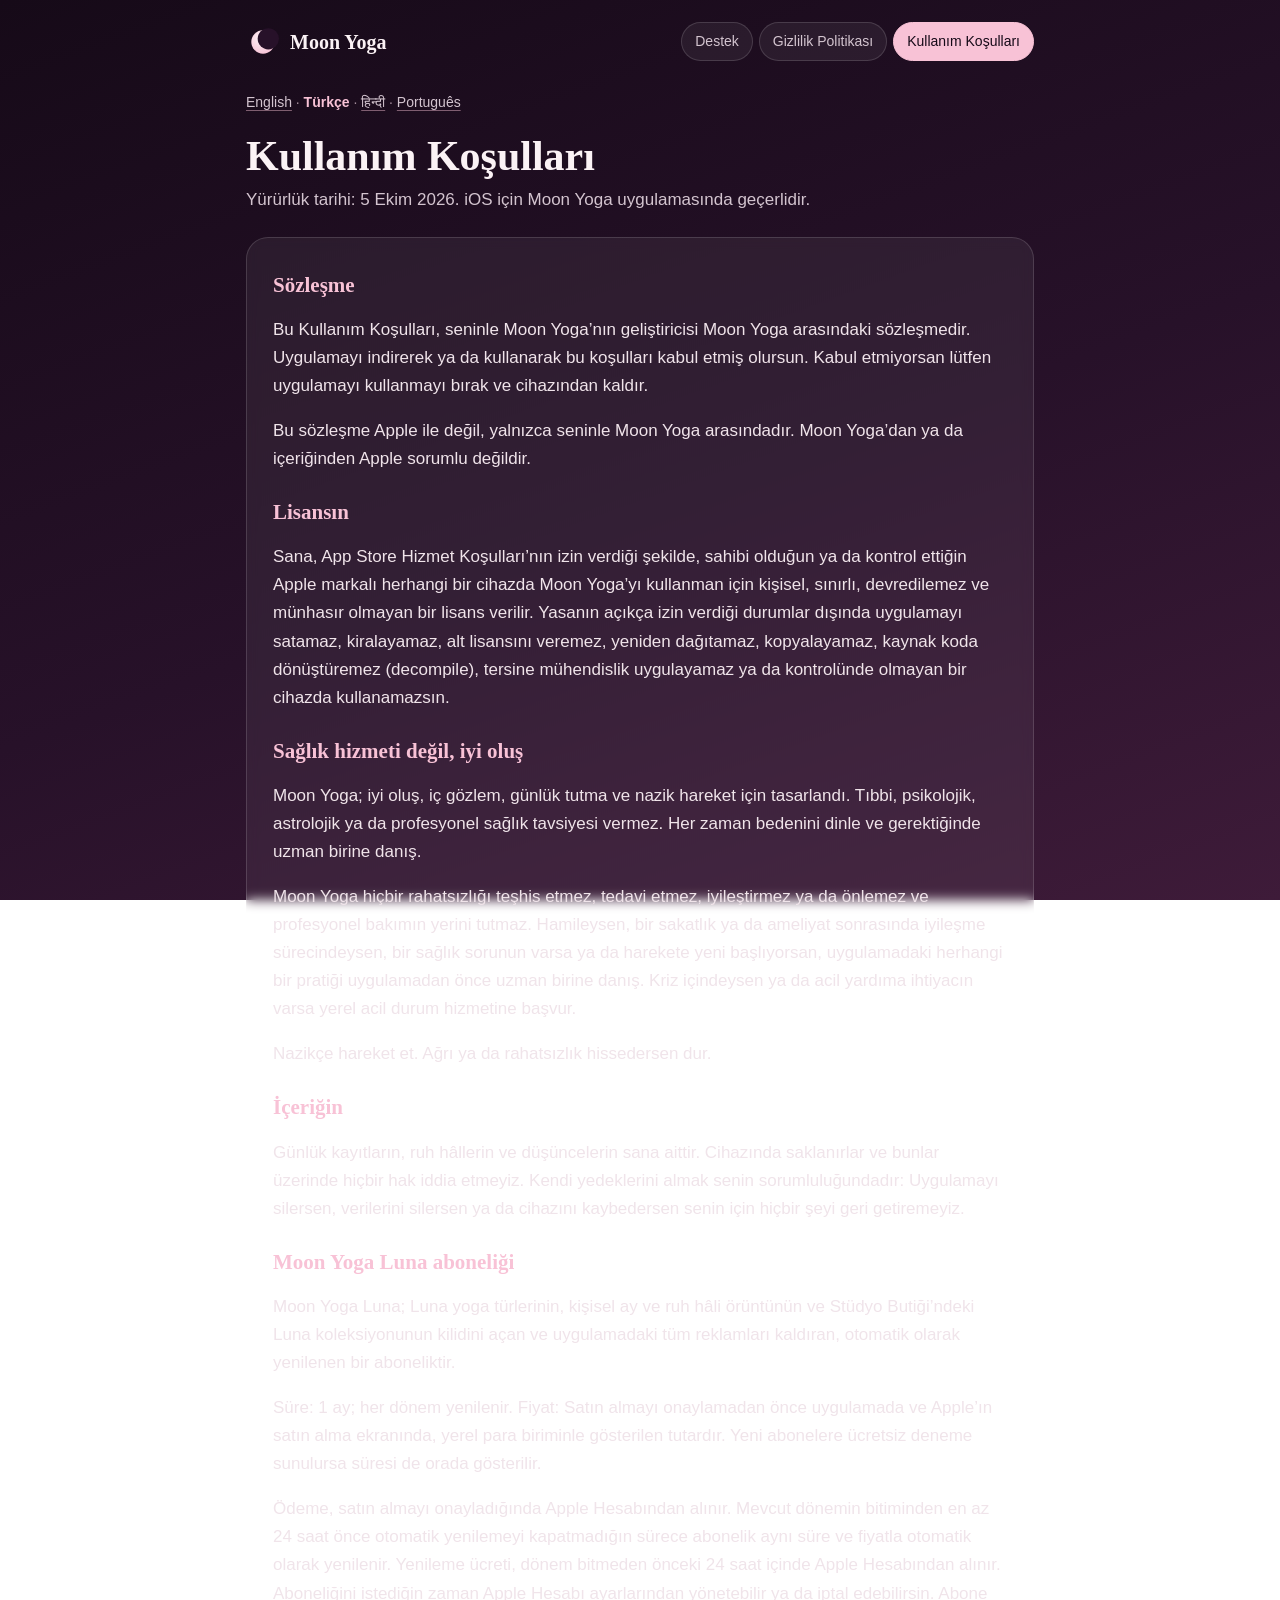
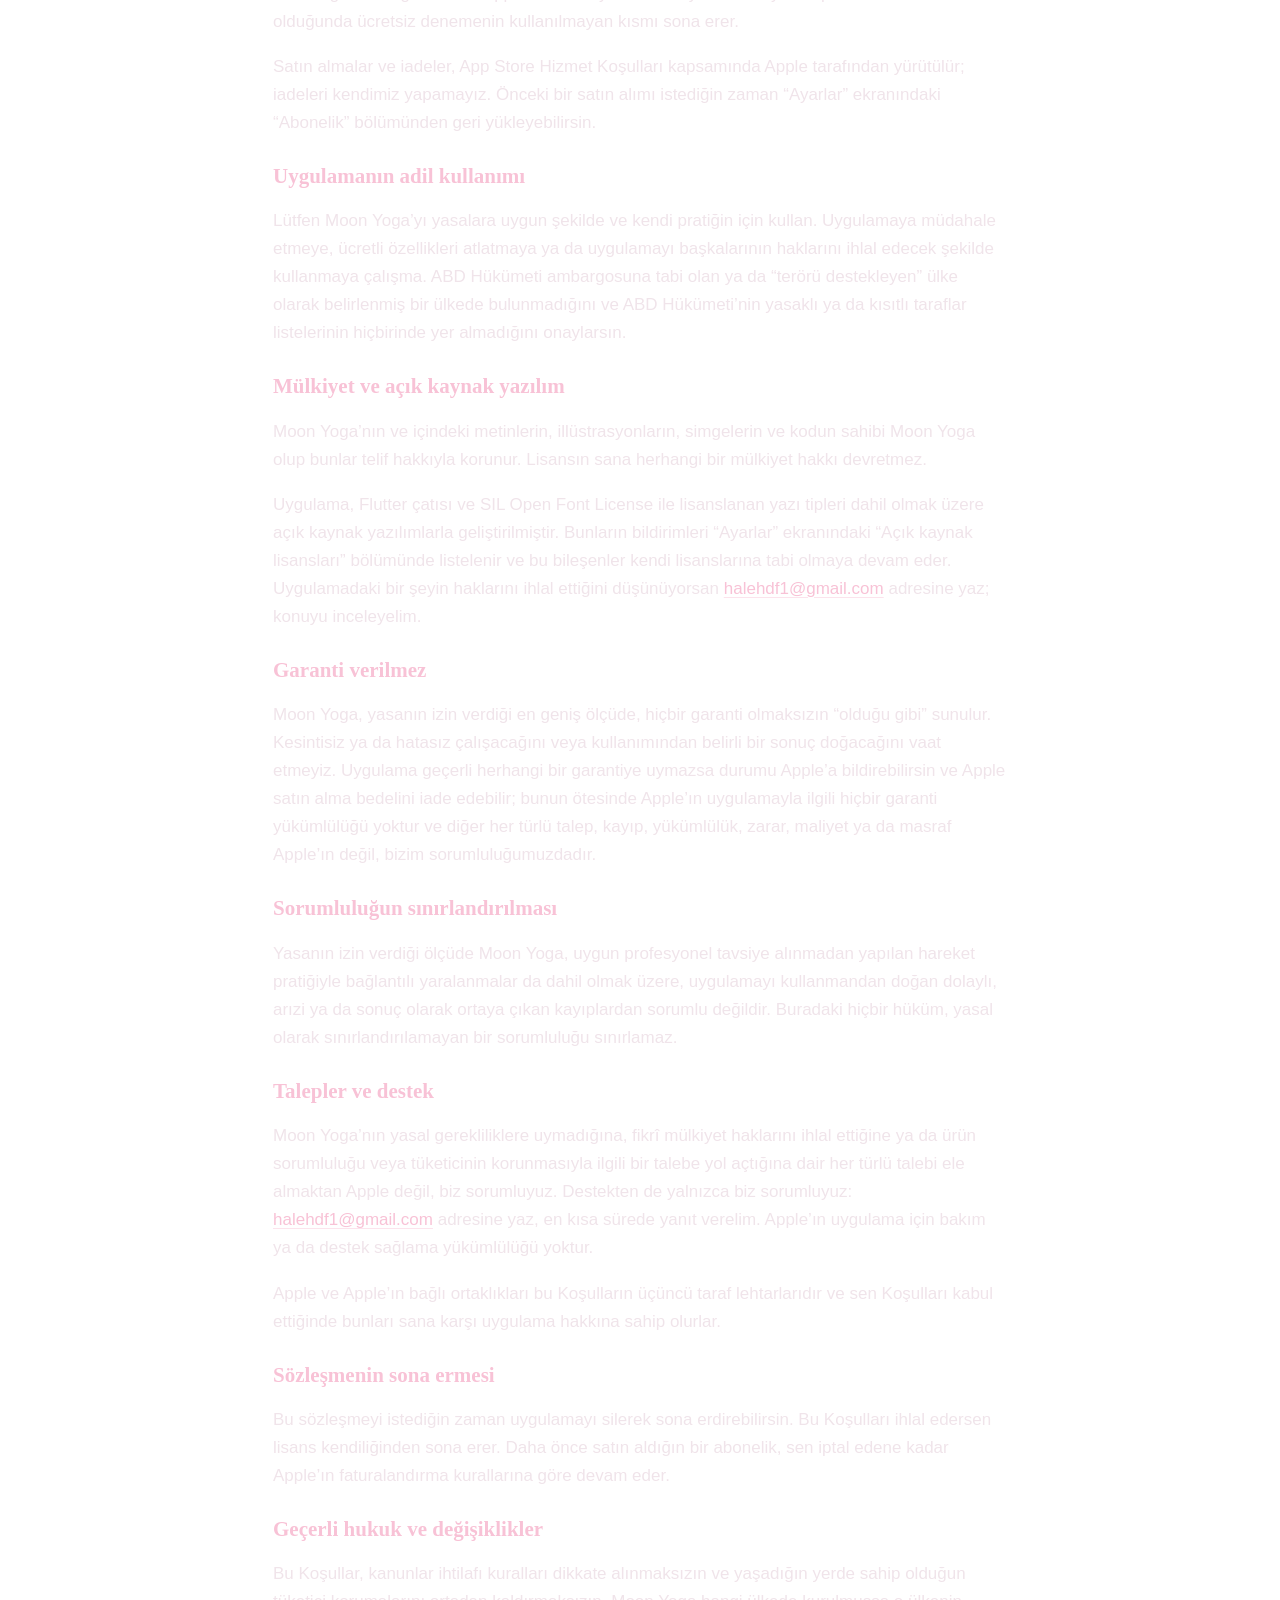
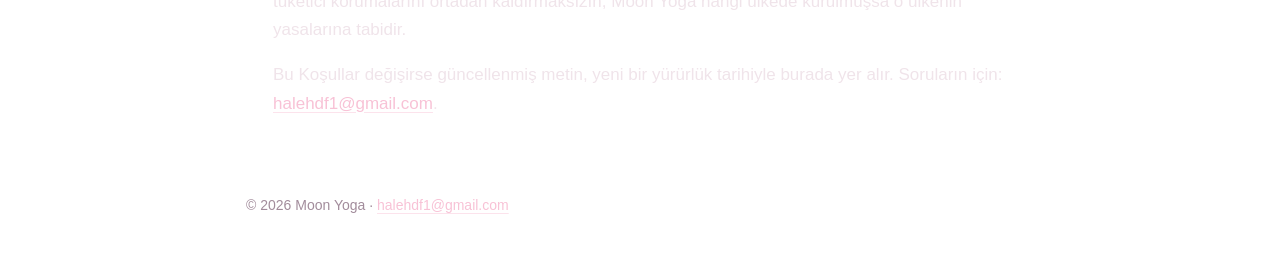
<file: moon-yoga/terms/tr/index.html>
<!doctype html>
<html lang="tr">
<head>
<meta charset="utf-8">
<meta name="viewport" content="width=device-width, initial-scale=1">
<title>Kullanım Koşulları — Moon Yoga</title>
<meta name="description" content="Yürürlük tarihi: 5 Ekim 2026. iOS için Moon Yoga uygulamasında geçerlidir.">
<link rel="stylesheet" href="../../../assets/site.css">
</head>
<body>
<header class="top">
  <a class="brand" href="../../../moon-yoga/"><svg class="moon" viewBox="0 0 64 64" aria-hidden="true"><defs><radialGradient id="g" cx="40%" cy="35%" r="70%"><stop offset="0" stop-color="#FBF2F5"/><stop offset="1" stop-color="#F8C2D6"/></radialGradient></defs><circle cx="32" cy="32" r="22" fill="url(#g)"/><circle cx="42" cy="26" r="20" fill="#271129"/></svg><span>Moon Yoga</span></a>
  <nav><a href="../../../moon-yoga/">Destek</a><a href="../../../moon-yoga/privacy/tr/">Gizlilik Politikası</a><a href="../../../moon-yoga/terms/tr/" aria-current="page">Kullanım Koşulları</a></nav>
</header>
<main>
  <p class="langs"><a href="../../../moon-yoga/terms/" hreflang="en">English</a> · <strong>Türkçe</strong> · <a href="../../../moon-yoga/terms/hi/" hreflang="hi">हिन्दी</a> · <a href="../../../moon-yoga/terms/pt/" hreflang="pt">Português</a></p>
  <h1>Kullanım Koşulları</h1>
  <p class="lead">Yürürlük tarihi: 5 Ekim 2026. iOS için Moon Yoga uygulamasında geçerlidir.</p>
  <article class="card">
<h2>Sözleşme</h2>
<p>Bu Kullanım Koşulları, seninle Moon Yoga’nın geliştiricisi Moon Yoga arasındaki sözleşmedir. Uygulamayı indirerek ya da kullanarak bu koşulları kabul etmiş olursun. Kabul etmiyorsan lütfen uygulamayı kullanmayı bırak ve cihazından kaldır.</p>
<p>Bu sözleşme Apple ile değil, yalnızca seninle Moon Yoga arasındadır. Moon Yoga’dan ya da içeriğinden Apple sorumlu değildir.</p>
<h2>Lisansın</h2>
<p>Sana, App Store Hizmet Koşulları’nın izin verdiği şekilde, sahibi olduğun ya da kontrol ettiğin Apple markalı herhangi bir cihazda Moon Yoga’yı kullanman için kişisel, sınırlı, devredilemez ve münhasır olmayan bir lisans verilir. Yasanın açıkça izin verdiği durumlar dışında uygulamayı satamaz, kiralayamaz, alt lisansını veremez, yeniden dağıtamaz, kopyalayamaz, kaynak koda dönüştüremez (decompile), tersine mühendislik uygulayamaz ya da kontrolünde olmayan bir cihazda kullanamazsın.</p>
<h2>Sağlık hizmeti değil, iyi oluş</h2>
<p>Moon Yoga; iyi oluş, iç gözlem, günlük tutma ve nazik hareket için tasarlandı. Tıbbi, psikolojik, astrolojik ya da profesyonel sağlık tavsiyesi vermez. Her zaman bedenini dinle ve gerektiğinde uzman birine danış.</p>
<p>Moon Yoga hiçbir rahatsızlığı teşhis etmez, tedavi etmez, iyileştirmez ya da önlemez ve profesyonel bakımın yerini tutmaz. Hamileysen, bir sakatlık ya da ameliyat sonrasında iyileşme sürecindeysen, bir sağlık sorunun varsa ya da harekete yeni başlıyorsan, uygulamadaki herhangi bir pratiği uygulamadan önce uzman birine danış. Kriz içindeysen ya da acil yardıma ihtiyacın varsa yerel acil durum hizmetine başvur.</p>
<p>Nazikçe hareket et. Ağrı ya da rahatsızlık hissedersen dur.</p>
<h2>İçeriğin</h2>
<p>Günlük kayıtların, ruh hâllerin ve düşüncelerin sana aittir. Cihazında saklanırlar ve bunlar üzerinde hiçbir hak iddia etmeyiz. Kendi yedeklerini almak senin sorumluluğundadır: Uygulamayı silersen, verilerini silersen ya da cihazını kaybedersen senin için hiçbir şeyi geri getiremeyiz.</p>
<h2>Moon Yoga Luna aboneliği</h2>
<p>Moon Yoga Luna; Luna yoga türlerinin, kişisel ay ve ruh hâli örüntünün ve Stüdyo Butiği’ndeki Luna koleksiyonunun kilidini açan ve uygulamadaki tüm reklamları kaldıran, otomatik olarak yenilenen bir aboneliktir.</p>
<p>Süre: 1 ay; her dönem yenilenir. Fiyat: Satın almayı onaylamadan önce uygulamada ve Apple’ın satın alma ekranında, yerel para biriminle gösterilen tutardır. Yeni abonelere ücretsiz deneme sunulursa süresi de orada gösterilir.</p>
<p>Ödeme, satın almayı onayladığında Apple Hesabından alınır. Mevcut dönemin bitiminden en az 24 saat önce otomatik yenilemeyi kapatmadığın sürece abonelik aynı süre ve fiyatla otomatik olarak yenilenir. Yenileme ücreti, dönem bitmeden önceki 24 saat içinde Apple Hesabından alınır. Aboneliğini istediğin zaman Apple Hesabı ayarlarından yönetebilir ya da iptal edebilirsin. Abone olduğunda ücretsiz denemenin kullanılmayan kısmı sona erer.</p>
<p>Satın almalar ve iadeler, App Store Hizmet Koşulları kapsamında Apple tarafından yürütülür; iadeleri kendimiz yapamayız. Önceki bir satın alımı istediğin zaman “Ayarlar” ekranındaki “Abonelik” bölümünden geri yükleyebilirsin.</p>
<h2>Uygulamanın adil kullanımı</h2>
<p>Lütfen Moon Yoga’yı yasalara uygun şekilde ve kendi pratiğin için kullan. Uygulamaya müdahale etmeye, ücretli özellikleri atlatmaya ya da uygulamayı başkalarının haklarını ihlal edecek şekilde kullanmaya çalışma. ABD Hükümeti ambargosuna tabi olan ya da “terörü destekleyen” ülke olarak belirlenmiş bir ülkede bulunmadığını ve ABD Hükümeti’nin yasaklı ya da kısıtlı taraflar listelerinin hiçbirinde yer almadığını onaylarsın.</p>
<h2>Mülkiyet ve açık kaynak yazılım</h2>
<p>Moon Yoga’nın ve içindeki metinlerin, illüstrasyonların, simgelerin ve kodun sahibi Moon Yoga olup bunlar telif hakkıyla korunur. Lisansın sana herhangi bir mülkiyet hakkı devretmez.</p>
<p>Uygulama, Flutter çatısı ve SIL Open Font License ile lisanslanan yazı tipleri dahil olmak üzere açık kaynak yazılımlarla geliştirilmiştir. Bunların bildirimleri “Ayarlar” ekranındaki “Açık kaynak lisansları” bölümünde listelenir ve bu bileşenler kendi lisanslarına tabi olmaya devam eder. Uygulamadaki bir şeyin haklarını ihlal ettiğini düşünüyorsan <a href="mailto:halehdf1@gmail.com">halehdf1@gmail.com</a> adresine yaz; konuyu inceleyelim.</p>
<h2>Garanti verilmez</h2>
<p>Moon Yoga, yasanın izin verdiği en geniş ölçüde, hiçbir garanti olmaksızın “olduğu gibi” sunulur. Kesintisiz ya da hatasız çalışacağını veya kullanımından belirli bir sonuç doğacağını vaat etmeyiz. Uygulama geçerli herhangi bir garantiye uymazsa durumu Apple’a bildirebilirsin ve Apple satın alma bedelini iade edebilir; bunun ötesinde Apple’ın uygulamayla ilgili hiçbir garanti yükümlülüğü yoktur ve diğer her türlü talep, kayıp, yükümlülük, zarar, maliyet ya da masraf Apple’ın değil, bizim sorumluluğumuzdadır.</p>
<h2>Sorumluluğun sınırlandırılması</h2>
<p>Yasanın izin verdiği ölçüde Moon Yoga, uygun profesyonel tavsiye alınmadan yapılan hareket pratiğiyle bağlantılı yaralanmalar da dahil olmak üzere, uygulamayı kullanmandan doğan dolaylı, arızi ya da sonuç olarak ortaya çıkan kayıplardan sorumlu değildir. Buradaki hiçbir hüküm, yasal olarak sınırlandırılamayan bir sorumluluğu sınırlamaz.</p>
<h2>Talepler ve destek</h2>
<p>Moon Yoga’nın yasal gerekliliklere uymadığına, fikrî mülkiyet haklarını ihlal ettiğine ya da ürün sorumluluğu veya tüketicinin korunmasıyla ilgili bir talebe yol açtığına dair her türlü talebi ele almaktan Apple değil, biz sorumluyuz. Destekten de yalnızca biz sorumluyuz: <a href="mailto:halehdf1@gmail.com">halehdf1@gmail.com</a> adresine yaz, en kısa sürede yanıt verelim. Apple’ın uygulama için bakım ya da destek sağlama yükümlülüğü yoktur.</p>
<p>Apple ve Apple’ın bağlı ortaklıkları bu Koşulların üçüncü taraf lehtarlarıdır ve sen Koşulları kabul ettiğinde bunları sana karşı uygulama hakkına sahip olurlar.</p>
<h2>Sözleşmenin sona ermesi</h2>
<p>Bu sözleşmeyi istediğin zaman uygulamayı silerek sona erdirebilirsin. Bu Koşulları ihlal edersen lisans kendiliğinden sona erer. Daha önce satın aldığın bir abonelik, sen iptal edene kadar Apple’ın faturalandırma kurallarına göre devam eder.</p>
<h2>Geçerli hukuk ve değişiklikler</h2>
<p>Bu Koşullar, kanunlar ihtilafı kuralları dikkate alınmaksızın ve yaşadığın yerde sahip olduğun tüketici korumalarını ortadan kaldırmaksızın, Moon Yoga hangi ülkede kurulmuşsa o ülkenin yasalarına tabidir.</p>
<p>Bu Koşullar değişirse güncellenmiş metin, yeni bir yürürlük tarihiyle burada yer alır. Soruların için: <a href="mailto:halehdf1@gmail.com">halehdf1@gmail.com</a>.</p>
  </article>
</main>
<footer>&copy; 2026 Moon Yoga &middot; <a href="mailto:halehdf1@gmail.com">halehdf1@gmail.com</a></footer>
</body>
</html>
</file>
<file: assets/site.css>
:root{--noir:#160A18;--plum:#271129;--dusk:#3E1B39;--rose:#EC6A9C;--blush:#F8C2D6;--moon:#FBF2F5;--silver:#D3C4CF;--mist:#A28C9B;--glass:rgba(255,255,255,.06);--line:rgba(255,255,255,.14)}
*{box-sizing:border-box}
html{-webkit-text-size-adjust:100%}
body{margin:0;min-height:100vh;color:var(--moon);background:linear-gradient(160deg,var(--noir) 0%,var(--plum) 55%,var(--dusk) 100%) fixed;font:17px/1.65 -apple-system,BlinkMacSystemFont,"Segoe UI",Roboto,"Helvetica Neue",Arial,sans-serif}
a{color:var(--blush);text-decoration-color:rgba(248,194,214,.45);text-underline-offset:3px}
a:hover{color:#fff}
.top{max-width:820px;margin:0 auto;padding:22px 16px 6px;display:flex;flex-wrap:wrap;gap:12px 20px;align-items:center;justify-content:space-between}
.brand{display:flex;align-items:center;gap:10px;color:var(--moon);text-decoration:none;font:600 20px/1 Georgia,"Times New Roman",serif}
.moon{width:34px;height:34px}
nav{display:flex;flex-wrap:wrap;gap:6px}
nav a{padding:7px 13px;border:1px solid var(--line);border-radius:999px;color:var(--silver);text-decoration:none;font-size:14px;background:var(--glass)}
nav a[aria-current]{color:var(--noir);background:var(--blush);border-color:var(--blush)}
main{max-width:820px;margin:0 auto;padding:18px 16px 40px}
h1{font:600 clamp(30px,6vw,42px)/1.15 Georgia,"Times New Roman",serif;margin:18px 0 6px}
.lead{color:var(--silver);margin:0 0 22px}
.card{background:var(--glass);border:1px solid var(--line);border-radius:22px;padding:8px 26px 18px;backdrop-filter:blur(6px)}
.card h2{font:600 21px/1.3 Georgia,"Times New Roman",serif;color:var(--blush);margin:26px 0 8px}
.card p,.card li{color:#F0E4EA}
.card em{color:var(--mist);font-style:normal}
.card ul{padding-left:20px}
footer{max-width:820px;margin:0 auto;padding:0 16px 36px;color:var(--mist);font-size:14px}
@media (max-width:520px){body{font-size:16px}.card{padding:4px 18px 14px;border-radius:18px}}
.langs{margin:6px 0 0;color:var(--mist);font-size:14px}.langs a{color:var(--silver)}.langs strong{color:var(--blush);font-weight:600}
</file>
